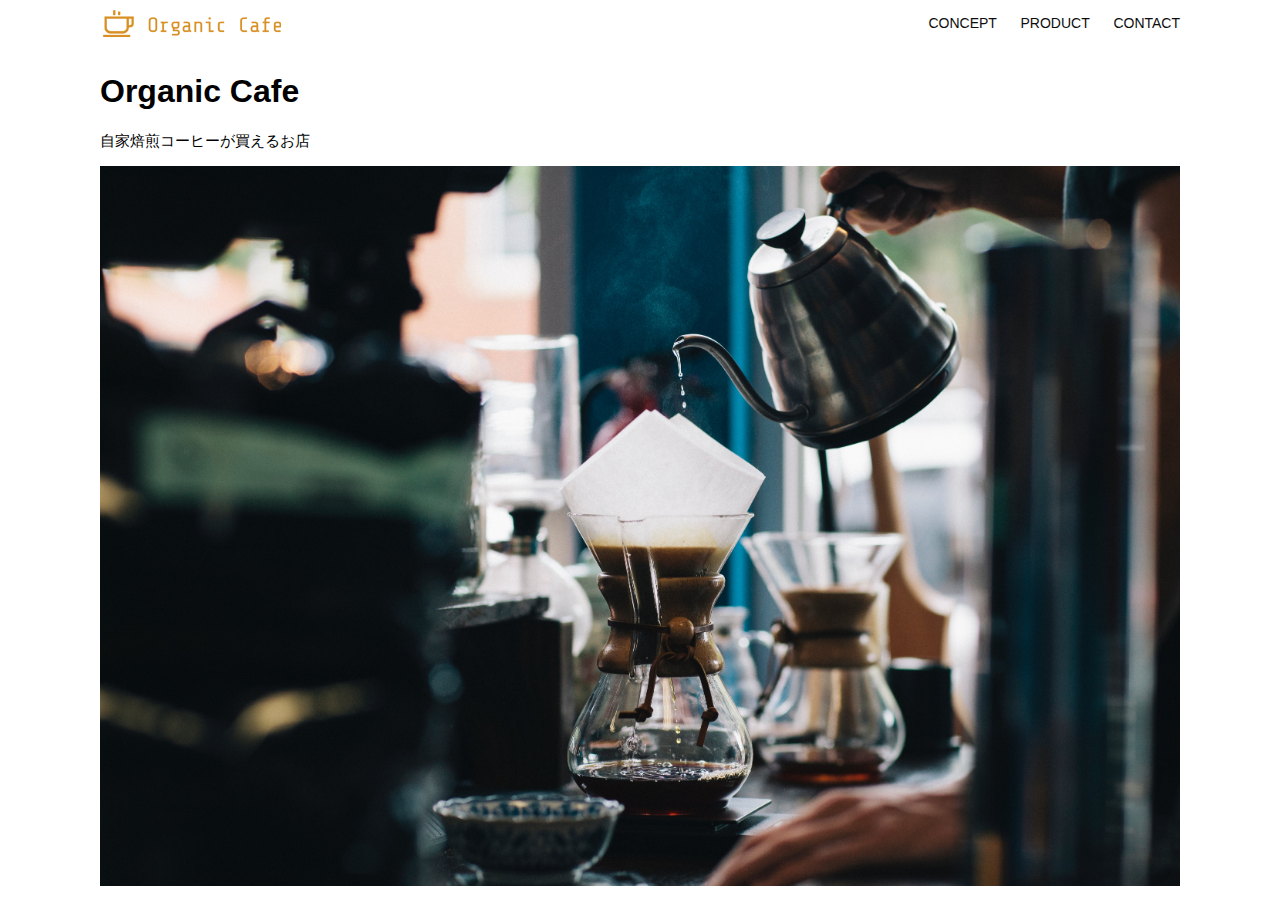
<file: kadai_013/index.html>
<!DOCTYPE html>
<html>
  <head>
    <title>Organic Cafe</title>
    <meta charset="UTF-8" />
    <meta name="description" content="自家焙煎のコーヒーがお家で楽しめるOrganic Cafe"/>
    <meta name="viewport" content="width=device-width, initial-scale=1.0" />
    <link rel="stylesheet" href="style.css" />
  </head>
  <body>
    <!-- ヘッダー -->
    <header>
      <!-- ロゴ -->
      <a href="index.html" id="logo"><img src="images/logo.png" alt="トップページに戻る"/></a>

      <!-- PC用ナビゲーション -->
      <nav id="nav-pc">
        <a href="index.html#concept">CONCEPT</a>
        <a href="index.html#product">PRODUCT</a>
        <a href="index.html#contact">CONTACT</a>
      </nav>

      <img id="menu-sp" src="images/button-menu.png" alt="ナビゲーションを開く" onclick="document.getElementById('nav-sp').style.display='block'">
      
      <nav id="nav-sp">
        <img id="close" src="images/button-close.png" alt="ナビゲーションを閉じる" onclick="document.getElementById('nav-sp').style.display='none'">
        <a id="logo-sp" href="index.html" onclick="document.getElementById('nav-sp').style.display='none'"><img src="images/logo-sp.png" alt="トップページに戻る"></a>
        <a class="menu" href="index.html#concept" onclick="document.getElementById"('nav-sp').style.display='none'">CONCEPT</a>
        <a class="menu" href="index.html#product" onclick="document.getElementById('nav-sp').style.display='none'">PRODUCT</a>
        <a class="menu" href="index.html#contact" onclick="document.getElementById('nav-sp').style.display='none'">CONTACT</a>
      </nav>
      
    </header>

    <main>
      <article>
        <!-- メインビジュアル -->
        <section id="main-visual">
          <div id="main-message">
            <h1>Organic Cafe</h1>
            <p>自家焙煎コーヒーが買えるお店</p>
          </div>
          <img src="images/main-image.jpg" alt="コーヒーをハンドドリップで淹れる画像">
        </section>
      </article>
    </main>
  </body>
</html>
</file>
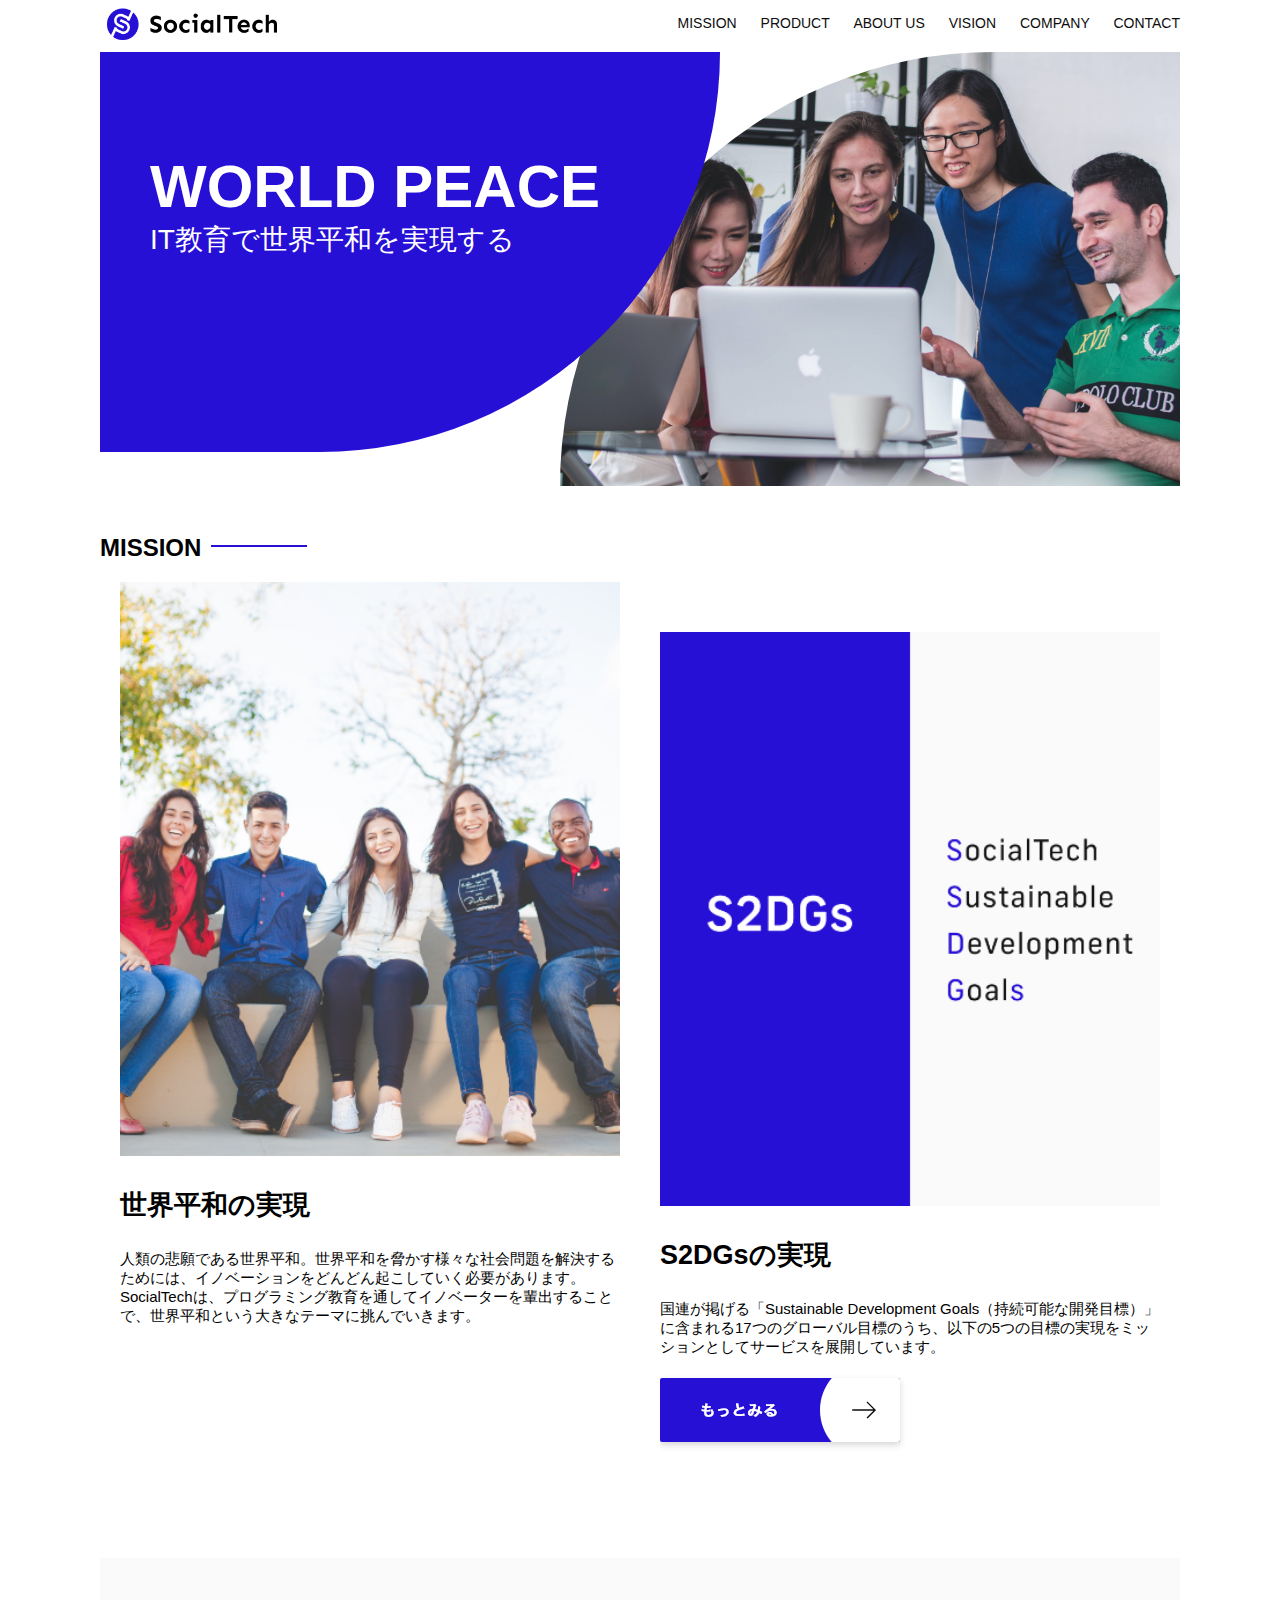
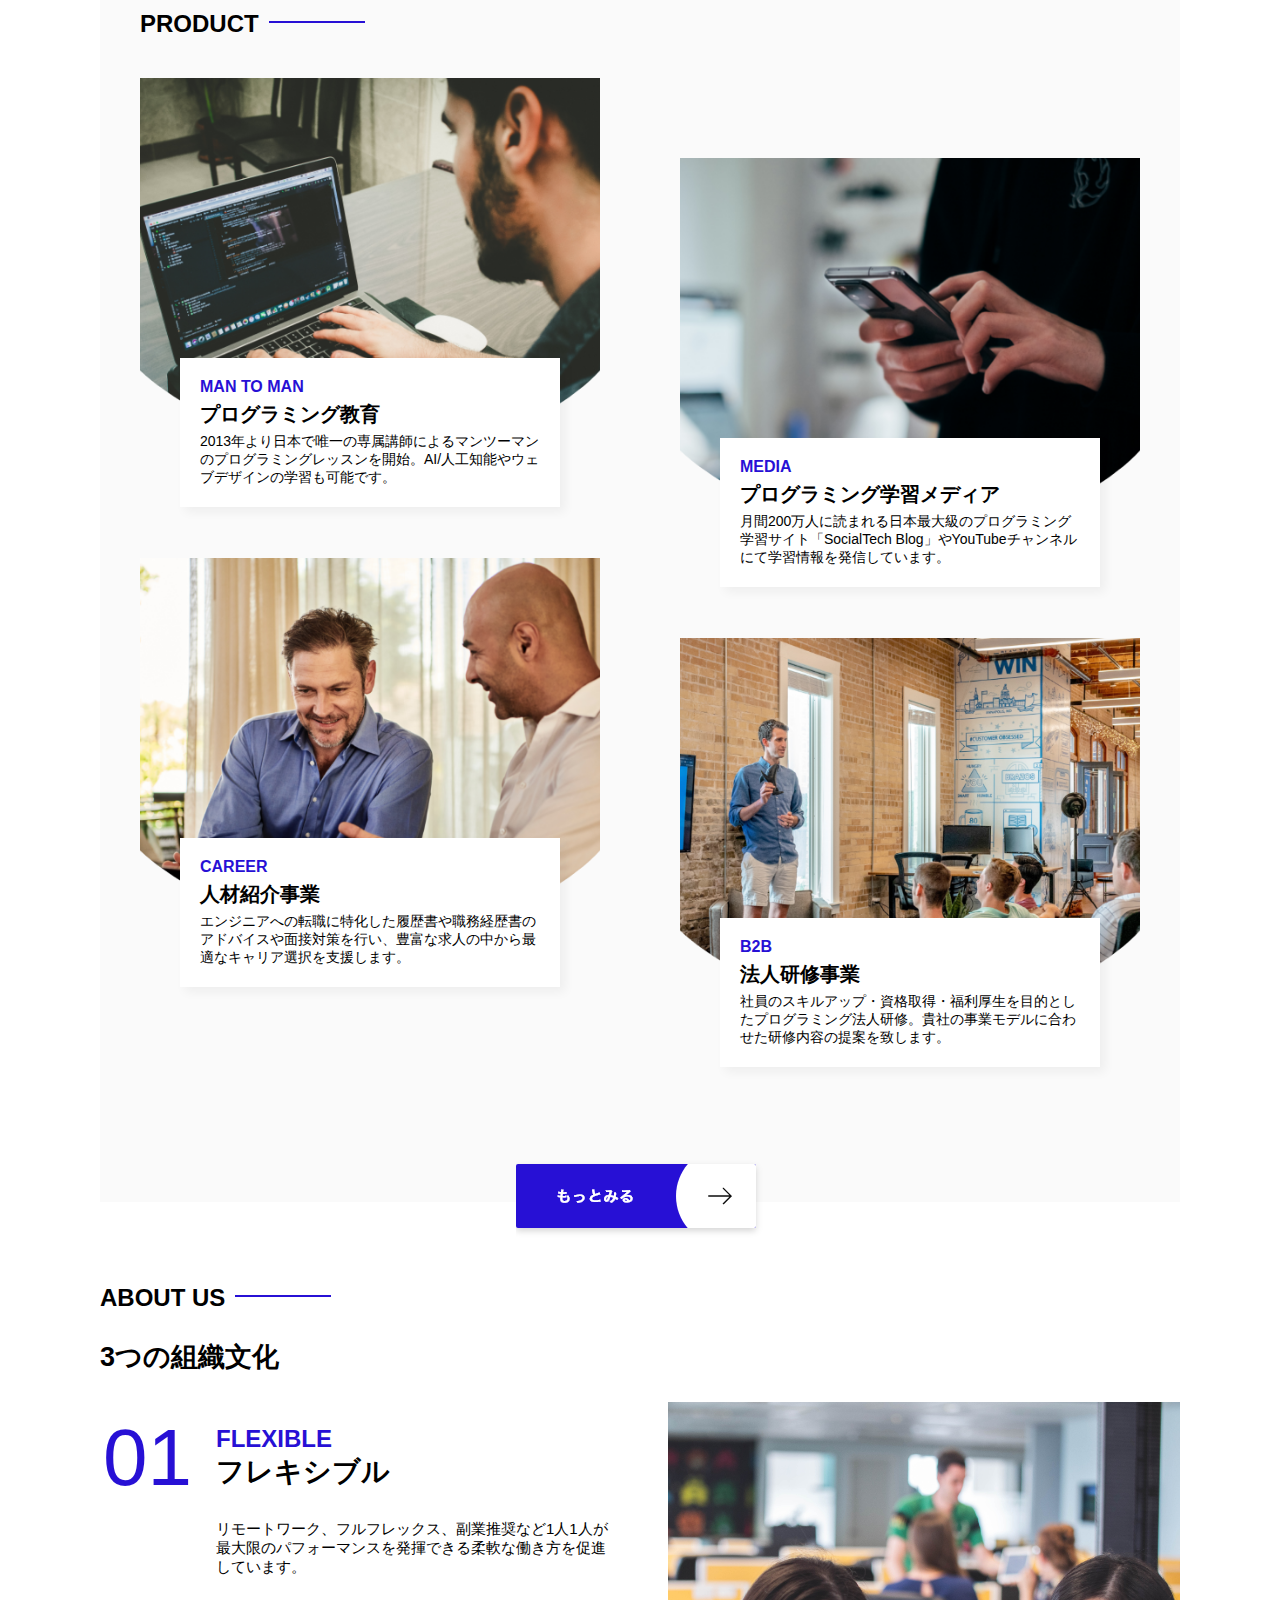
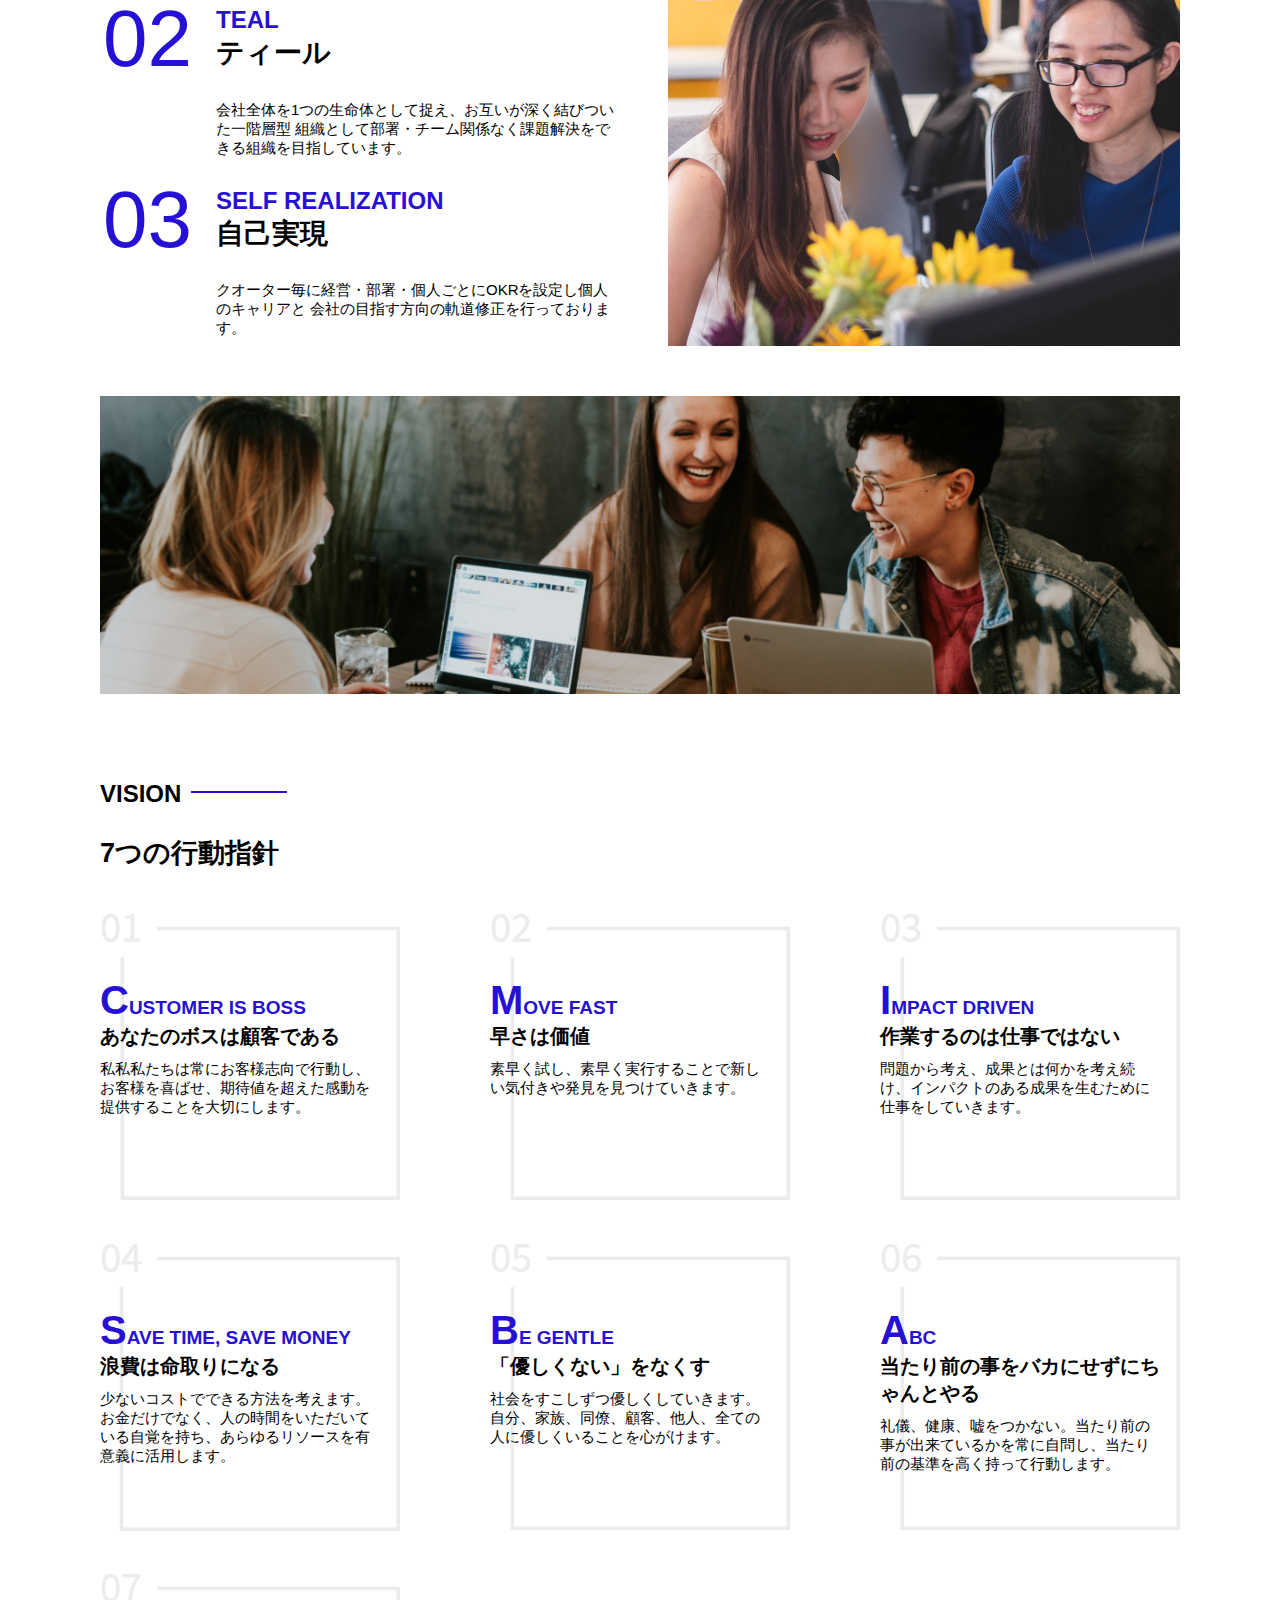
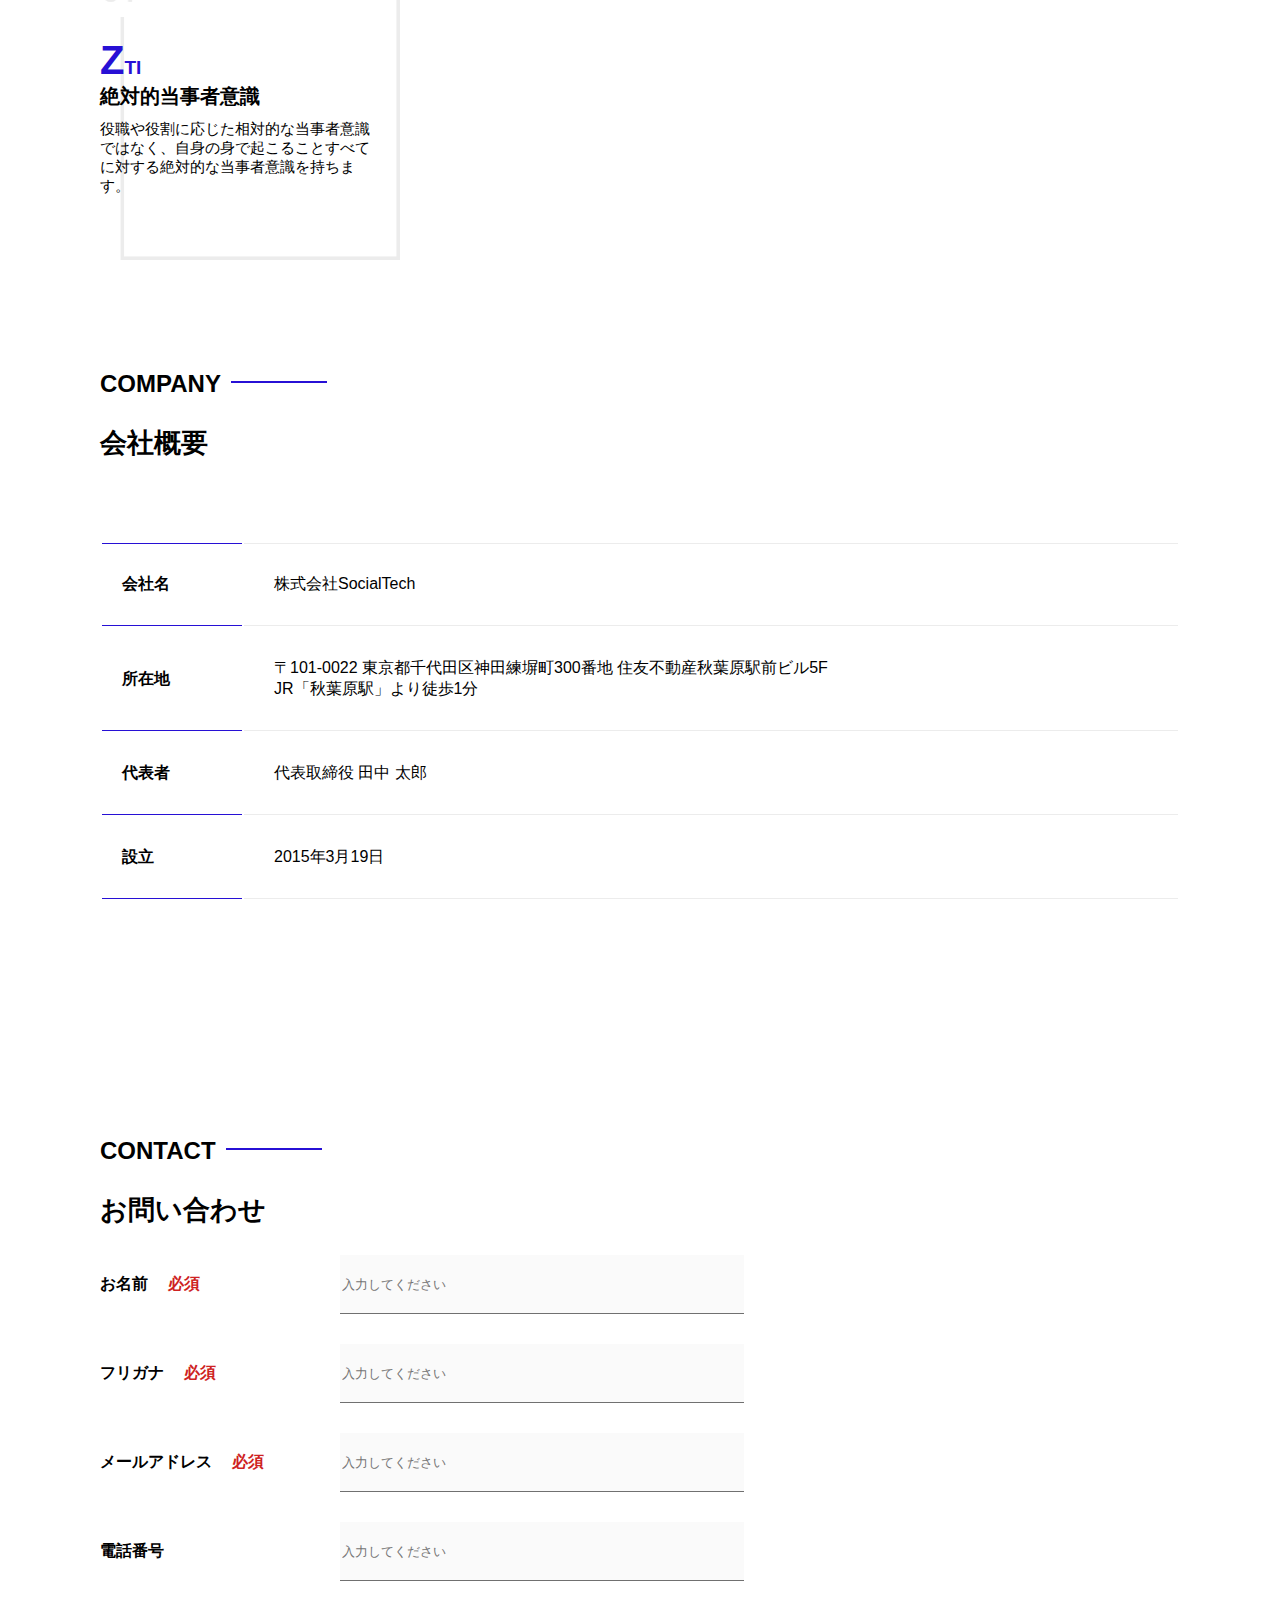
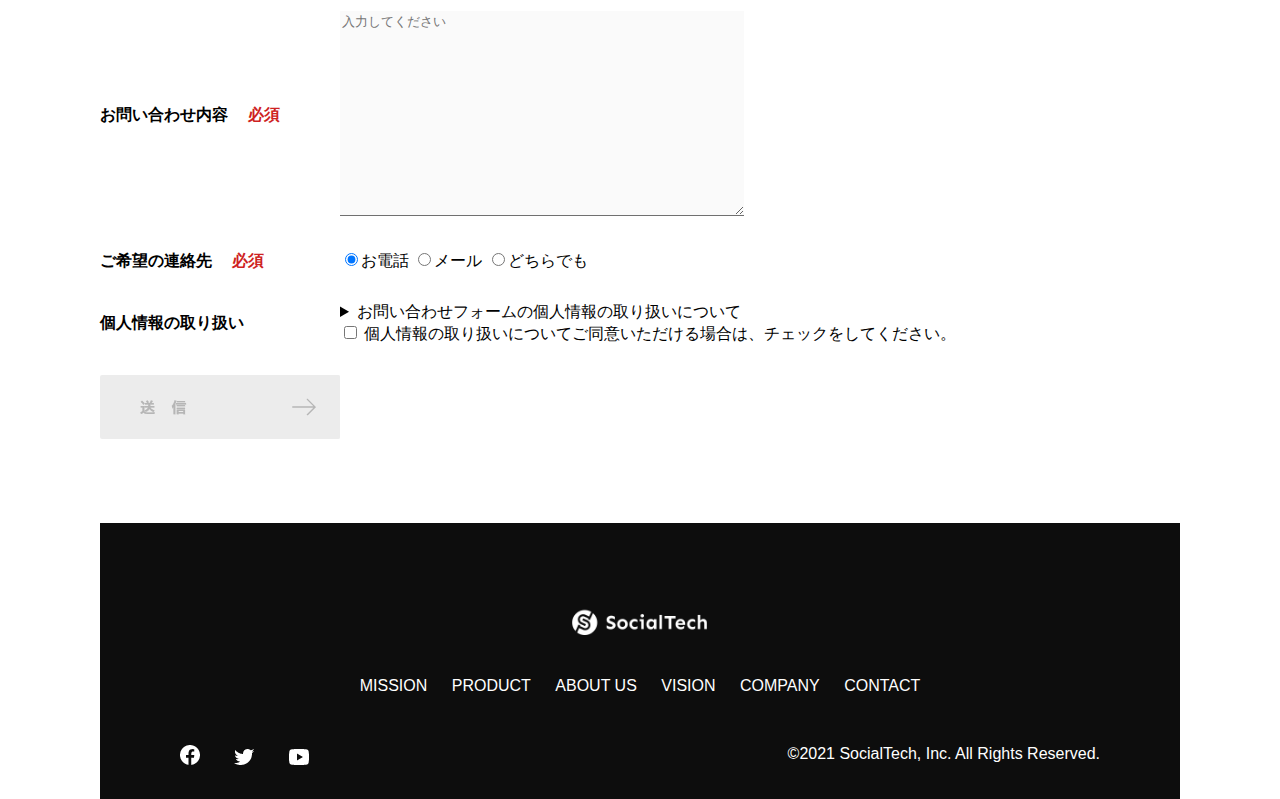
<file: kadai_tutorial_output/index.html>
<!DOCTYPE html>
<html>
  <head>
    <title>Social Tech</title>
    <meta charset="utf-8">
    <meta name="description" contents="SocialTechはEdTech業界のリーディングカンパニーを目指します。">
    <meta name="viewport" contents="width=device-width, initial-scale=1.0">
    <link rel="stylesheet" href="style.css">
  </head>

  <body>

    <!-- ヘッダー -->
    <header>

      <!-- ロゴ -->
      <a href="index.html" id="logo"><img src="images/logo.png" alt="トップページに戻る"></a>

      <!-- PC用ナビゲーション -->
       <nav id="nav-pc">
          <a href="mission.html">MISSION</a>
          <a href="product.html">PRODUCT</a>
          <a href="index.html#aboutus">ABOUT US</a>
          <a href="index.html#vision">VISION</a>
          <a href="index.html#company">COMPANY</a>
          <a href="index.html#contact">CONTACT</a>
       </nav>

       <!-- スマホ用メニューボタン -->
      <img id="menu-sp" src="images/button-menu.png" alt="ナビゲーションを開く" onclick="document.getElementById('nav-sp').style.display = 'block'">
       
      <!-- スマホ用ナビゲーション -->
      <nav id="nav-sp">
        <img id="close" src="images/button-close.png" alt="ナビゲーションを閉じる" onclick="document.getElementById('nav-sp').style.display = 'none'">
        <a id="logo-sp" href="index.html" onclick="document.getElementById('nav-sp').style.display = 'none'"><img
            src="images/logo-sp.png" alt="トップページに戻る"></a>
        <a class="menu" href="mission.html" onclick="document.getElementById('nav-sp').style.display = 'none'">MISSION</a>
        <a class="menu" href="product.html" onclick="document.getElementById('nav-sp').style.display = 'none'">PRODUCT</a>
        <a class="menu" href="index.html#aboutus" onclick="document.getElementById('nav-sp').style.display = 'none'">ABOUT
          US</a>
        <a class="menu" href="index.html#vision"
          onclick="document.getElementById('nav-sp').style.display = 'none'">VISION</a>
        <a class="menu" href="index.html#company"
         onclick="document.getElementById('nav-sp').style.display = 'none'">COMPANY</a>
        <a class="menu" href="index.html#contact"
          onclick="document.getElementById('nav-sp').style.display = 'none'">CONTACT</a>
        <div id="sns">
          <a href="https://www.facebook.com/sejuku2013"><img src="images/button-facebook.png" alt="Facebookのリンク"></a>
          <a href="https://twitter.com/samuraijuku"><img src="images/button-twitter.png" alt="Twitterのリンク"></a>
          <a href="https://www.youtube.com/channel/UCCFOQO5aDK0xXam4cUQXT8g"><img src="images/button-youtube.png" alt="YouTubeのリンク"></a>
        </div>
      </nav>
    </header>

    <main>
      <article>

         <!-- メインビジュアル -->

       <section id="main-visual">
          <div id="main-message">
            <h1>WORLD PEACE</h1>
            <p>IT教育で世界平和を実現する</p>
          </div>
          <img src="images/index/index-main.png" alt="PCの周りに集まる多国籍の仲間たち">
        </section>

        <!--ミッション-->

        <section id="mission">
          <h2 class="index-h2">MISSION</h2>

          <div id="mission-flex">
            <div>
              <img id="mission-photo" src="images/index/index-mission.png" alt="屋外のベンチで写真を撮影する多国籍の仲間たち">
              <h3>世界平和の実現</h3>
              <p>
                人類の悲願である世界平和。世界平和を脅かす様々な社会問題を解決するためには、イノベーションをどんどん起こしていく必要があります。SocialTechは、プログラミング教育を通してイノベーターを輩出することで、世界平和という大きなテーマに挑んでいきます。
              </p>
            </div>

            <div>
              <img id="s2dgs" src="images/index/s2dgs.png" alt="S2DGs">
             <h3>S2DGsの実現</h3>
             <p>国連が掲げる「Sustainable Development Goals（持続可能な開発目標）」に含まれる17つのグローバル目標のうち、以下の5つの目標の実現をミッションとしてサービスを展開しています。</p>
             <a href="mission.html">
               <img src="images/button-more.png" alt="もっとみる">
             </a>
            </div>
          </div>
        </section>

        <section id="product">
          <h2 class="index-h2">PRODUCT</h2>
          <div>
            <div id="product-left">
              <div>
                <img class="product-photo" src="images/index/index-mantoman.png" alt="PCでコードを書く男性">
                  <div class="product-explain">
                    <span>MAN TO MAN</span>
                    <h3>プログラミング教育</h3>
                    <p>2013年より日本で唯一の専属講師によるマンツーマンのプログラミングレッスンを開始。AI/人工知能やウェブデザインの学習も可能です。</p>
                  </div>
                </div>
              <div>
                <img class="product-photo" src="images/index/index-career.png" alt="笑顔で話し合う2人の男性">
                <div class="product-explain">
                  <span>CAREER</span>
                  <h3>人材紹介事業</h3>
                  <p>エンジニアへの転職に特化した履歴書や職務経歴書のアドバイスや面接対策を行い、豊富な求人の中から最適なキャリア選択を支援します。</p>
                </div>
              </div>
            </div>

            <div id="product-right">

              <div>
                <img class="product-photo" src="images/index/index-media.png" alt="スマートフォンを操作する人">
                <div class="product-explain">
                  <span>MEDIA</span>
                  <h3>プログラミング学習メディア</h3>
                  <p>月間200万人に読まれる日本最大級のプログラミング学習サイト「SocialTech Blog」やYouTubeチャンネルにて学習情報を発信しています。</p>
                </div>

              </div>

              <div>
                <img class="product-photo" src="images/index/index-b2b.png" alt="講演中の男性とそれを聴く人々">
                <div class="product-explain">
                  <span>B2B</span>
                  <h3>法人研修事業</h3>
                  <p>社員のスキルアップ・資格取得・福利厚生を目的としたプログラミング法人研修。貴社の事業モデルに合わせた研修内容の提案を致します。</p>
                </div>
              </div>
            </div>
          </div>

            <div>
              <a id="product-more" href="product.html">
                <img src="images/button-more.png" alt="もっとみる">
              </a>
            </div>

        </section>
        <!---ABOUT US-->

        <section id="aboutus">
          <h2 class="index-h2">ABOUT US</h2>
          <h3>3つの組織文化</h3>
          <div>
            <table class="culture-table">
              <tr>
                <td>
                  <span class="culture-num">01</span>
                </td>
                <td>
                  <span class="culture-en">FLEXIBLE</span>
                  <span class="culture-jp">フレキシブル</span>
                </td>
              </tr>
              <tr>
                <td>
                  <!--空のセル-->
                </td>
                <td>
                  <p class="culture-description">
                    リモートワーク、フルフレックス、副業推奨など1人1人が最大限のパフォーマンスを発揮できる柔軟な働き方を促進しています。
                  </p>
                </td>
              </tr>
              <tr>
                <td>
                  <span class="culture-num">02</span>
                </td>
                <td>
                  <span class="culture-en">TEAL</span>
                  <span class="culture-jp">ティール</span>
                </td>
              </tr>
              <tr>
                <td>
                  <!--空のセル-->
                </td>
                <td>
                  <p class="culture-description">
                    会社全体を1つの生命体として捉え、お互いが深く結びついた一階層型
                    組織として部署・チーム関係なく課題解決をできる組織を目指しています。
                  </p>
                </td>
              </tr>
              <tr>
                <td>
                  <span class="culture-num">03</span>
                </td>
                <td>
                  <span class="culture-en">SELF REALIZATION</span>
                  <span class="culture-jp">自己実現</span>
                </td>
              </tr>
              <tr>
                <td>
                  <!--空のセル-->
                </td>
                <td>
                  <p class="culture-description">
                    クオーター毎に経営・部署・個人ごとにOKRを設定し個人のキャリアと
                    会社の目指す方向の軌道修正を行っております。
                  </p>
                </td>
              </tr>
            </table>
            <img class="culture-img" src="images/index/index-aboutus1.png" alt="笑顔で話し合う2人の女性">
          </div>
           <img class="culture-img2" src="images/index/index-aboutus2.png" alt="笑顔で話し合う3人の男女">
        
        </section>

        <!-- VISION -->
         <section id="vision">
          <h2 class="index-h2">VISION</h2>
          <h3>7つの行動指針</h3>
          <div>
            <div class="vision-box">
              <img src="images/index/vision-01.png" alt="01">
              <span>
                <h4>CUSTOMER IS BOSS</h4>
                <h5>あなたのボスは顧客である</h5>
                <p>私私私たちは常にお客様志向で行動し、お客様を喜ばせ、期待値を超えた感動を提供することを大切にします。</p>
              </span>
            </div>
            <div class="vision-box">
              <img src="images/index/vision-02.png" alt="02">
              <span>
                <h4>MOVE FAST</h4>
                <h5>早さは価値</h5>
                <p>素早く試し、素早く実行することで新しい気付きや発見を見つけていきます。</p>
              </span>
            </div>
            <div class="vision-box">
              <img src="images/index/vision-03.png" alt="03">
              <span>
                <h4>IMPACT DRIVEN</h4>
                <h5>作業するのは仕事ではない</h5>
                <p>問題から考え、成果とは何かを考え続け、インパクトのある成果を生むために仕事をしていきます。</p>
              </span>
            </div>
            <div class="vision-box">
              <img src="images/index/vision-04.png" alt="04">
              <span>
                <h4>SAVE TIME, SAVE MONEY</h4>
                <h5>浪費は命取りになる</h5>
                <p>少ないコストでできる方法を考えます。お金だけでなく、人の時間をいただいている自覚を持ち、あらゆるリソースを有意義に活用します。</p>
              </span>
            </div>
            <div class="vision-box">
              <img src="images/index/vision-05.png" alt="05">
              <span>
                <h4>BE GENTLE</h4>
                <h5>「優しくない」をなくす</h5>
                <p>社会をすこしずつ優しくしていきます。自分、家族、同僚、顧客、他人、全ての人に優しくいることを心がけます。</p>
              </span>
            </div>
            <div class="vision-box">
              <img src="images/index/vision-06.png" alt="06">
              <span>
                <h4>ABC</h4>
                <h5>当たり前の事をバカにせずにちゃんとやる</h5>
                <p>礼儀、健康、嘘をつかない。当たり前の事が出来ているかを常に自問し、当たり前の基準を高く持って行動します。</p>
              </span>
            </div>
            <div class="vision-box">
              <img src="images/index/vision-07.png" alt="07">
              <span>
                <h4>ZTI</h4>
                <h5>絶対的当事者意識</h5>
                <p>役職や役割に応じた相対的な当事者意識ではなく、自身の身で起こることすべてに対する絶対的な当事者意識を持ちます。</p>
              </span>
            </div>
          </div>
         </section>
          
        <!-- COMPANY -->
         
        <section id="company">
          <h2 class="index-h2">COMPANY</h2>
          <h3>会社概要</h3>
        </section>
        <table id="company-table">
          <tr>
            <th class="tableheader-first">会社名</th>
            <td class="cell-first">株式会社SocialTech</td>
          </tr>
          <tr>
            <th class="tableheader">所在地</th>
            <td class="cell">〒101-0022 東京都千代田区神田練塀町300番地 住友不動産秋葉原駅前ビル5F<br>JR「秋葉原駅」より徒歩1分</td>
          </tr>
          <tr>
            <th class="tableheader">代表者</th>
            <td class="cell">代表取締役 田中 太郎</td>
          </tr>
          <tr>
            <th class="tableheader">設立</th>
            <td class="cell">2015年3月19日</td>
          </tr>
        </table>

        <iframe
           src="https://www.google.com/maps/embed?pb=!1m18!1m12!1m3!1d3240.0688551336807!2d139.7720776771055!3d35.69992317258124!2m3!1f0!2f0!3f0!3m2!1i1024!2i768!4f13.1!3m3!1m2!1s0x60188fee13660e23%3A0x77137876edf742ac!2z5L2P5Y-L5LiN5YuV55Sj56eL6JGJ5Y6f6aeF5YmN44OT44Or!5e0!3m2!1sja!2sjp!4v1704858013291!5m2!1sja!2sjp"
           style="border:0;" allowfullscreen="" loading="lazy">
        </iframe>

        <!-- お問い合わせフォーム -->
       <section id="contact">
        <h2 class="index-h2">CONTACT</h2>
        <h3>お問い合わせ</h3>
        <form>
          <div>
            <div class="contact-heading">
              <label class="contact-label">お名前<span class="contact-span">必須</span></label>
            </div>
            <div>
              <input type="text" name="name" placeholder="入力してください" class="contact-textbox">
            </div>
          </div>
          <div>
            <div class="contact-heading">
              <label class="contact-label">フリガナ<span class="contact-span">必須</span></label>
            </div>
            <div>
              <input type="text" name="hurigana" placeholder="入力してください" class="contact-textbox">
            </div>
          </div>
          <div>
            <div class="contact-heading">
              <label class="contact-label">メールアドレス<span class="contact-span">必須</span></label>
            </div>
            <div>
              <input type="text" name="email" placeholder="入力してください" class="contact-textbox">
            </div>
          </div>
          <div>
            <div class="contact-heading">
              <label class="contact-label">電話番号</label>
            </div>
            <div>
              <input type="text" name="tel" placeholder="入力してください" class="contact-textbox">
            </div>
          </div>
          <div>
            <div class="contact-heading">
              <label class="contact-label">お問い合わせ内容<span class="contact-span">必須</span></label>
            </div>
            <div>
              <textarea class="contact-textarea" placeholder="入力してください" name="message"></textarea>
            </div>
          </div>
          <div>
            <div class="contact-heading">
              <label class="contact-label">ご希望の連絡先<span class="contact-span">必須</span></label>
            </div>
            <div>
              <input class="radiobutton" type="radio" value="tel" name="contact" checked><label>お電話</label>
              <input class="radiobutton" type="radio" value="mail" name="contact"><label>メール</label>
              <input class="radiobutton" type="radio" value="both" name="contact"><label>どちらでも</label>
            </div>
          </div>
          <div>
            <div class="contact-heading">
              <label class="contact-label">個人情報の取り扱い</label>
            </div>
            <div>
              <details>
                <summary>お問い合わせフォームの個人情報の取り扱いについて</summary>
                <div>
                  <span>１．組織の名称又は氏名</span><br>
                  株式会社SocialTech<br><br>
                  <span>２．個人情報保護管理者（若しくはその代理人）の氏名又は職名、所属及び連絡先
                    鈴木 一郎 コーポレート部</span><br>
                  メールアドレス：samurai@example.com<br>
                  TEL：03-1234-5678<br>
                  <span>３．個人情報の利用目的</span><br>
                  ・本サービス及び本サービスに関連する情報の提供又はそれらに関する連絡のため<br>
                  ・ユーザーの本人確認のため<br>
                  ・当社サービスのご案内のため<br>
                  ・当社の商品等の広告または宣伝（電子メールによるものを含むものとします。）<br><br>
                  <span>４．個人情報の取り扱い業務の委託</span><br>
                  個人情報の取扱業務の全部または一部を外部に業務委託する場合があります。<br>
                  その際、弊社は、個人情報を適切に保護できる管理体制を敷き実行していることを条件として<br>
                  委託先を厳選したうえで、機密保持契約を委託先と締結し、お客様の個人情報を厳密に管理させます。<br><br>
                  <span>５．個人情報の開示等の請求</span><br>
                  お客様は、弊社に対してご自身の個人情報の開示等（利用目的の通知、開示、内容の訂正・追加・削除、利用の停止または消去、第三者への提供の停止）に関して、当社問合わせ窓口に申し出ることができます。<br>
                  その際、弊社はお客様ご本人を確認させていただいたうえで、合理的な期間内に対応いたします。<br><br>
                  なお、個人情報に関する弊社問合わせ先は、次の通りです。<br><br>
                  株式会社SocialTech　個人情報問合せ窓口<br>
                  〒101-0022 東京都千代田区神田練塀町300番地 住友不動産秋葉原駅前ビル5F<br>
                  メールアドレス：samurai@example.com　TEL：03-1234-5678<br><br>
                  <span>６．個人情報を提供されることの任意性について</span><br><br>
                  お客様がご自身の個人情報を弊社に提供されるか否かは、お客様のご判断によりますが、もしご提供されない場合には、適切なサービスが提供できない場合がありますので予めご了承ください。
                </div>
              </details>
              <input type="checkbox" name="agree">
              <span>個人情報の取り扱いについてご同意いただける場合は、チェックをしてください。</span>
            </div>
          </div>
          <input type="image" src="images/button-submit.png" alt="送信する">
        </form>
      </section>

      </article>
      <footer>
        <div id="footer-logo">
          <img src="images/logo-sp.png" alt="SocialTech">
        </div>
        <div id="footer-link">
          <a href="mission.html">MISSION</a>
          <a href="product.html">PRODUCT</a>
          <a href="index.html#aboutus">ABOUT US</a>
          <a href="index.html#vision">VISION</a>
          <a href="index.html#company">COMPANY</a>
          <a href="index.html#contact">CONTACT</a>
        </div>

        <div id="sns-footer">
          <a href="https://www.facebook.com/sejuku2013"><img src="images/button-facebook.png" alt="Facebookのリンク"></a>
          <a href="https://twitter.com/samuraijuku"><img src="images/button-twitter.png" alt="Twitterのリンク"></a>
          <a href="https://www.youtube.com/channel/UCCFOQO5aDK0xXam4cUQXT8g"><img src="images/button-youtube.png" alt="YouTubeのリンク"></a>
          <span id="copyright">&copy;2021 SocialTech, Inc. All Rights Reserved. </span>
        </div>
      </footer>

      


    </main>

  </body>

</html>
</file>
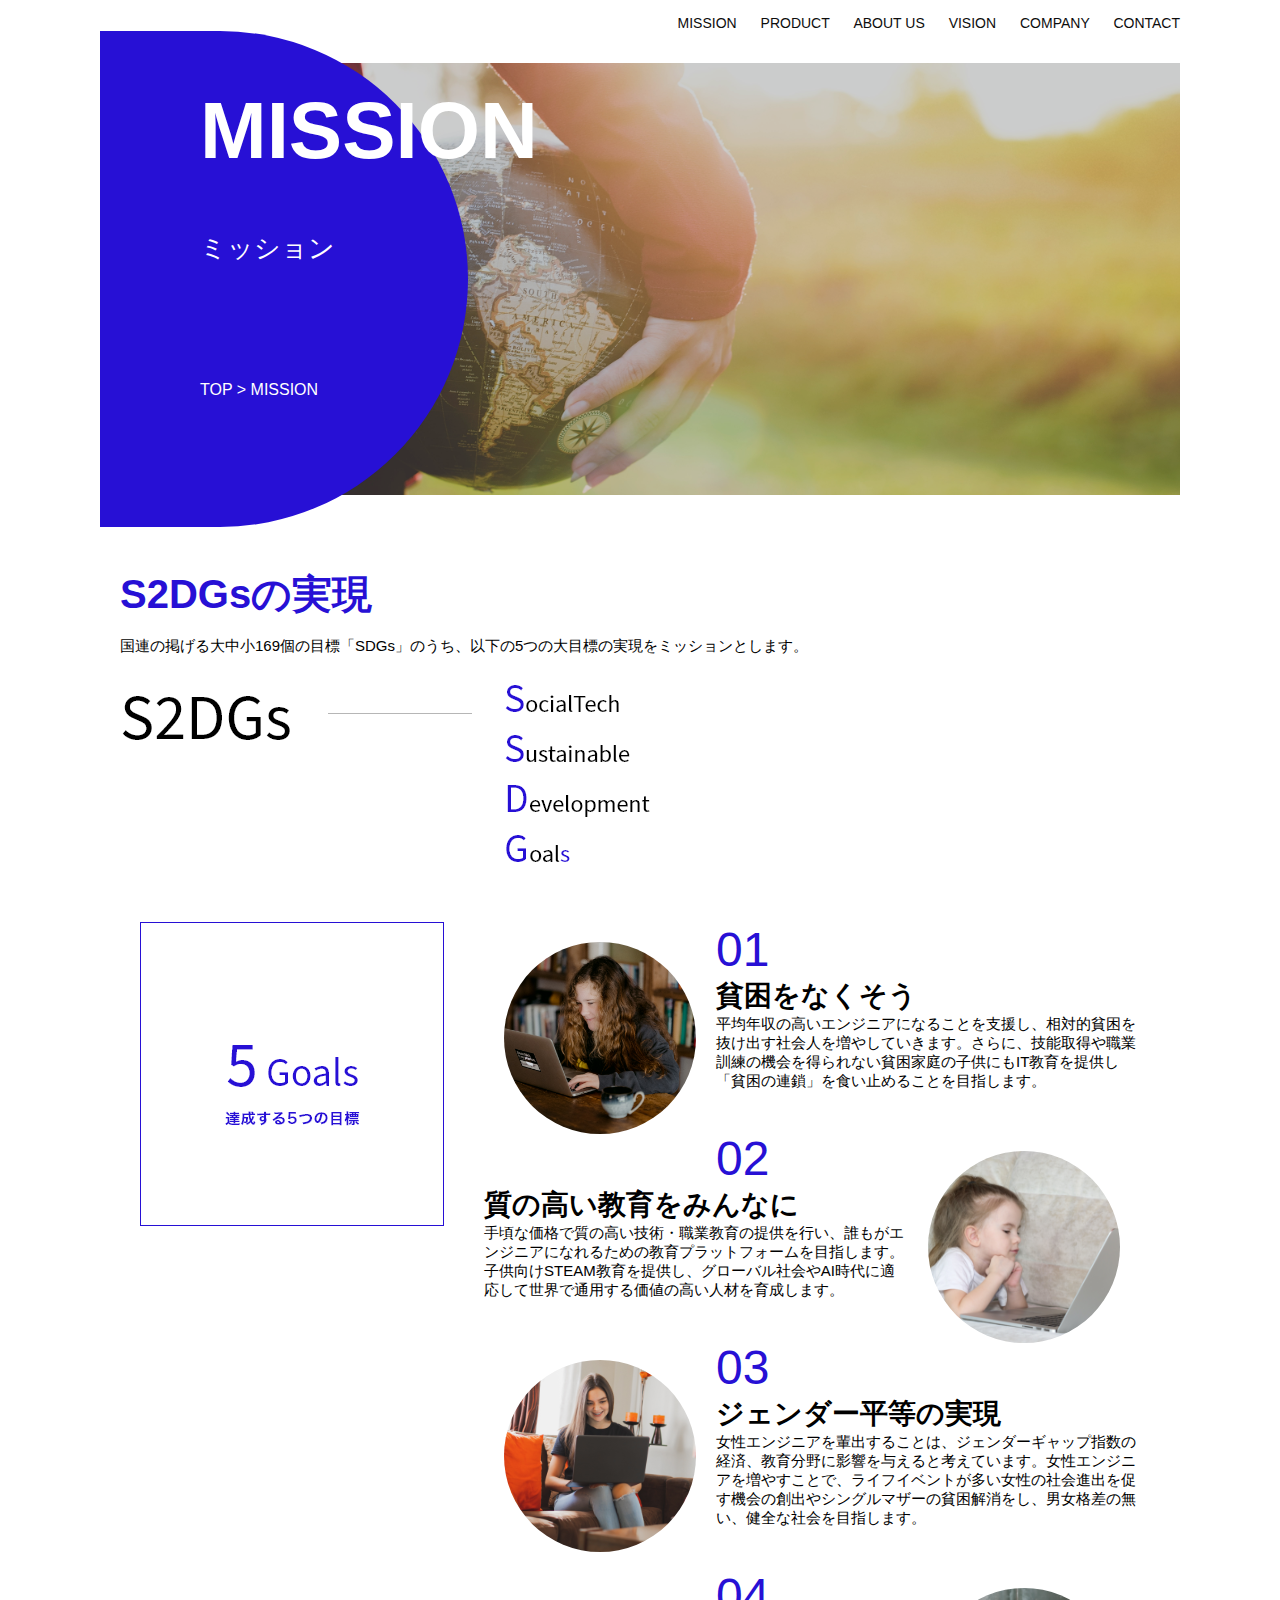
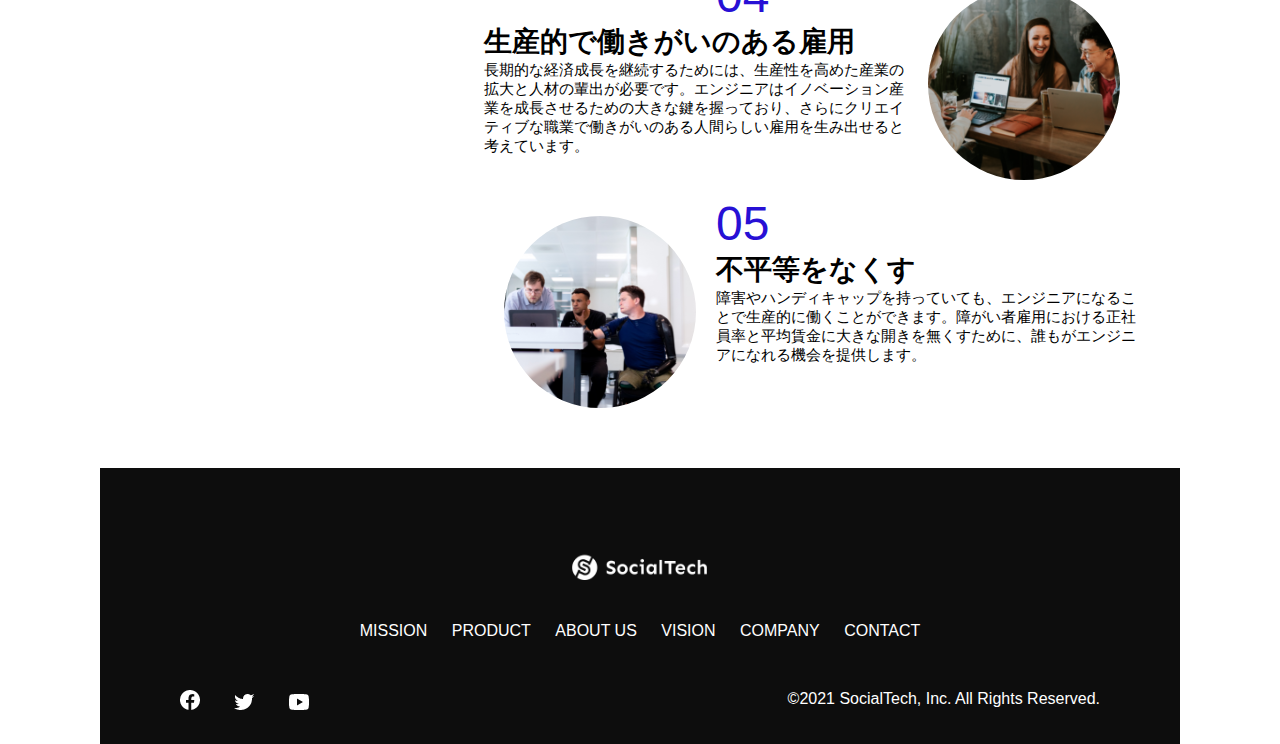
<file: kadai_tutorial_output/mission.html>
<!DOCTYPE html>
<html>
  <head>

    <title>SocialTech - MISSION ミッション -</title>
    <meta charset="UTF-8">
    <meta name="description" content="SocialTechが目指す5つの目標(S2DGs)を紹介します">
    <meta name="viewport" content="width=device-width,initial-scale=1.0">
    <link rel="stylesheet" href="style.css">

  </head>

  <body>
    <!--ヘッダー-->
    <header>
      <!--ロゴ-->
      <a href="index.html" id="logo"><imag src="images/logo.png" alt="トップページに戻る"></a>
      
      <!--PC用ナビゲーション-->
      <nav id="nav-pc">
        <a href="mission.html">MISSION</a>
        <a href="product.html">PRODUCT</a>
        <a href="index.html#aboutus">ABOUT US</a>
        <a href="index.html#vision">VISION</a>
        <a href="index.html#company">COMPANY</a>
        <a href="index.html#contact">CONTACT</a>
      </nav>

      <!-- スマホ用メニューボタン -->
      <img id="menu-sp" src="images/button-menu.png" alt="ナビゲーションを開く" onclick="document.getElementById('nav-sp').style.display='block'">
      
      <!-- スマホ用ナビゲーション -->
      <nav id="nav-sp">
        <img id="close" src="images/button-close.png" alt="ナビゲーションを閉じる" onclick="document.getElementById('nav-sp').style.display = 'none'">
        <a id="logo-sp" href="index.html" onclick="document.getElementById('nav-sp').style.display = 'none'"><img
            src="images/logo-sp.png" alt="トップページに戻る"></a>
        <a class="menu" href="mission.html" onclick="document.getElementById('nav-sp').style.display = 'none'">MISSION</a>
        <a class="menu" href="product.html" onclick="document.getElementById('nav-sp').style.display = 'none'">PRODUCT</a>
        <a class="menu" href="index.html#aboutus" onclick="document.getElementById('nav-sp').style.display = 'none'">ABOUT
          US</a>
        <a class="menu" href="index.html#vision"
          onclick="document.getElementById('nav-sp').style.display = 'none'">VISION</a>
        <a class="menu" href="index.html#company"
          onclick="document.getElementById('nav-sp').style.display = 'none'">COMPANY</a>
        <a class="menu" href="index.html#contact"
          onclick="document.getElementById('nav-sp').style.display = 'none'">CONTACT</a>
        <div id="sns">
          <a href="https://www.facebook.com/sejuku2013"><img src="images/button-facebook.png" alt="Facebookのリンク"></a>
          <a href="https://twitter.com/samuraijuku"><img src="images/button-twitter.png" alt="Twitterのリンク"></a>
          <a href="https://www.youtube.com/channel/UCCFOQO5aDK0xXam4cUQXT8g"><img src="images/button-youtube.png" alt="YouTubeのリンク"></a>
        </div>
      </nav>

    </header>

    <main>
      <article>
        <section id="mission-main">

          <div id="mission-title">
            <h1>MISSION</h1>
            <span>ミッション</span>
            <div>TOP > MISSION</div>
          </div>

        </section>

        <section id="mission-s2dgs">
          <h2 class="mission-h2">S2DGsの実現</h2>
          <p>国連の掲げる大中小169個の目標「SDGs」のうち、以下の5つの大目標の実現をミッションとします。</p>
          <img src="images/mission/mission-s2dgs.png" alt="S2DGs">
        </section>

        <section id="mission-5goals">
          <div>
            <img id="s2dgs-image" src="images/mission/mission-5goals.png" alt="5Goals">
          </div>

          <div>
            <div>
              <img class="fivegoals-image-left" src="images/mission/mission-5goals01.png" alt="PCを操作する女の子">
              <span class="fivegoals-number">01</span>
              <h3 class="fivegoals-h3">貧困をなくそう</h3>
              <p class="fivegoals-p">
                平均年収の高いエンジニアになることを支援し、相対的貧困を抜け出す社会人を増やしていきます。さらに、技能取得や職業訓練の機会を得られない貧困家庭の子供にもIT教育を提供し「貧困の連鎖」を食い止めることを目指します。
              </p>
            </div>
    
            <div>
              <img class="fivegoals-image-right" src="images/mission/mission-5goals02.png" alt="PCを見つめる小さい女の子">
              <span class="fivegoals-number">02</span>
              <h3 class="fivegoals-h3">質の高い教育をみんなに</h3>
              <p class="fivegoals-p">
                手頃な価格で質の高い技術・職業教育の提供を行い、誰もがエンジニアになれるための教育プラットフォームを目指します。子供向けSTEAM教育を提供し、グローバル社会やAI時代に適応して世界で通用する価値の高い人材を育成します。
              </p>
            </div>
    
            <div>
              <img class="fivegoals-image-left" src="images/mission/mission-5goals03.png" alt="PCを操作する女性">
              <span class="fivegoals-number">03</span>
              <h3 class="fivegoals-h3">ジェンダー平等の実現</h3>
              <p class="fivegoals-p">
                女性エンジニアを輩出することは、ジェンダーギャップ指数の経済、教育分野に影響を与えると考えています。女性エンジニアを増やすことで、ライフイベントが多い女性の社会進出を促す機会の創出やシングルマザーの貧困解消をし、男女格差の無い、健全な社会を目指します。
              </p>
            </div>
    
            <div>
              <img class="fivegoals-image-right" src="images/mission/mission-5goals04.png" alt="笑顔で話し合う3人の男女">
              <span class="fivegoals-number">04</span>
              <h3 class="fivegoals-h3">生産的で働きがいのある雇用</h3>
              <p class="fivegoals-p">
                長期的な経済成長を継続するためには、生産性を高めた産業の拡大と人材の輩出が必要です。エンジニアはイノベーション産業を成長させるための大きな鍵を握っており、さらにクリエイティブな職業で働きがいのある人間らしい雇用を生み出せると考えています。
              </p>
            </div>
    
            <div>
              <img class="fivegoals-image-left" src="images/mission/mission-5goals05.png" alt="障害を持つ男性が生き生きと働く様子">
              <span class="fivegoals-number">05</span>
              <h3 class="fivegoals-h3">不平等をなくす</h3>
              <p class="fivegoals-p">
                障害やハンディキャップを持っていても、エンジニアになることで生産的に働くことができます。障がい者雇用における正社員率と平均賃金に大きな開きを無くすために、誰もがエンジニアになれる機会を提供します。
              </p>
            </div>
          </div>

        </section>

      </article>

      <footer>
        <div id="footer-logo">
          <img src="images/logo-sp.png" alt="SocialTech">
        </div>
        <div id="footer-link">
          <a href="mission.html">MISSION</a>
          <a href="product.html">PRODUCT</a>
          <a href="index.html#aboutus">ABOUT US</a>
          <a href="index.html#vision">VISION</a>
          <a href="index.html#company">COMPANY</a>
          <a href="index.html#contact">CONTACT</a>
        </div>
        <div id="sns-footer">
          <a href="https://www.facebook.com/sejuku2013"><img src="images/button-facebook.png" alt="Facebookのリンク"></a>
          <a href="https://twitter.com/samuraijuku"><img src="images/button-twitter.png" alt="Twitterのリンク"></a>
          <a href="https://www.youtube.com/channel/UCCFOQO5aDK0xXam4cUQXT8g"><img src="images/button-youtube.png" alt="YouTubeのリンク"></a>
          <span id="copyright">&copy;2021 SocialTech, Inc. All Rights Reserved. </span>
        </div>
      </footer>
    </main>



  </body>

</html>
</file>
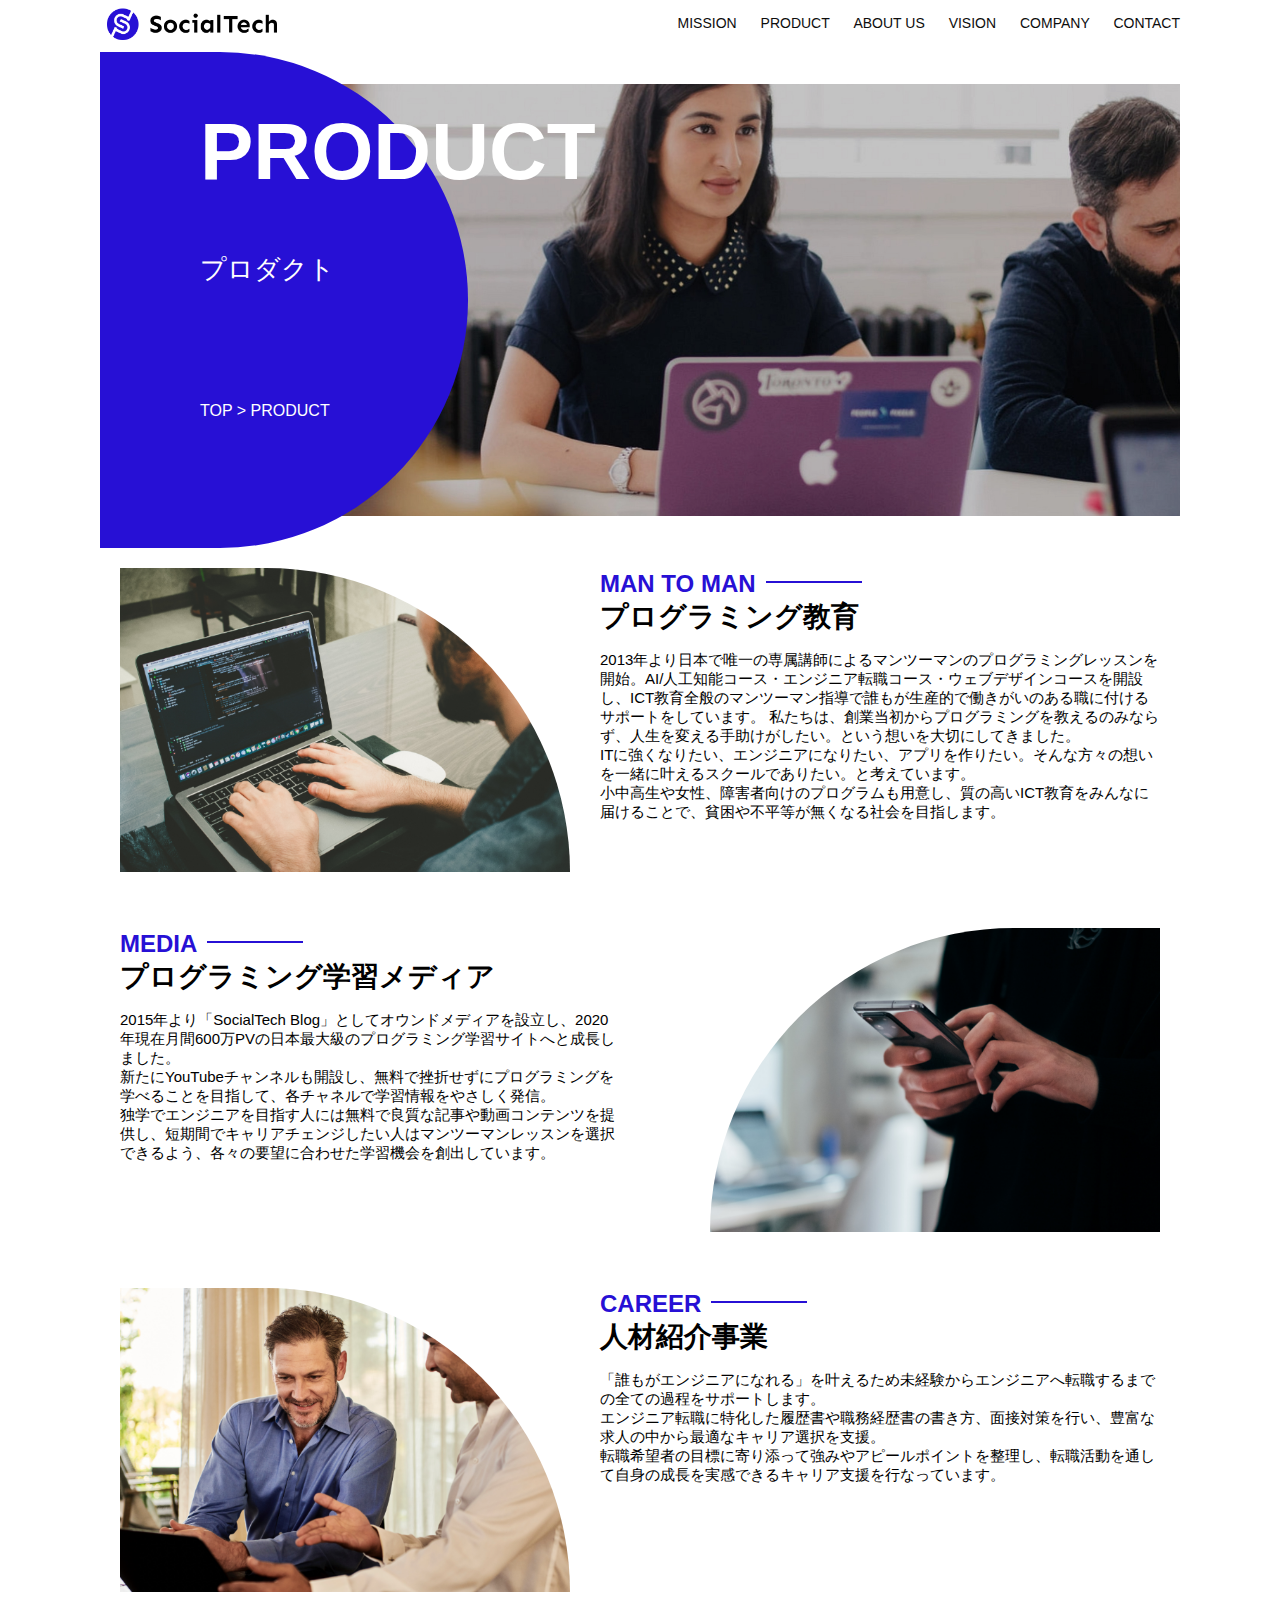
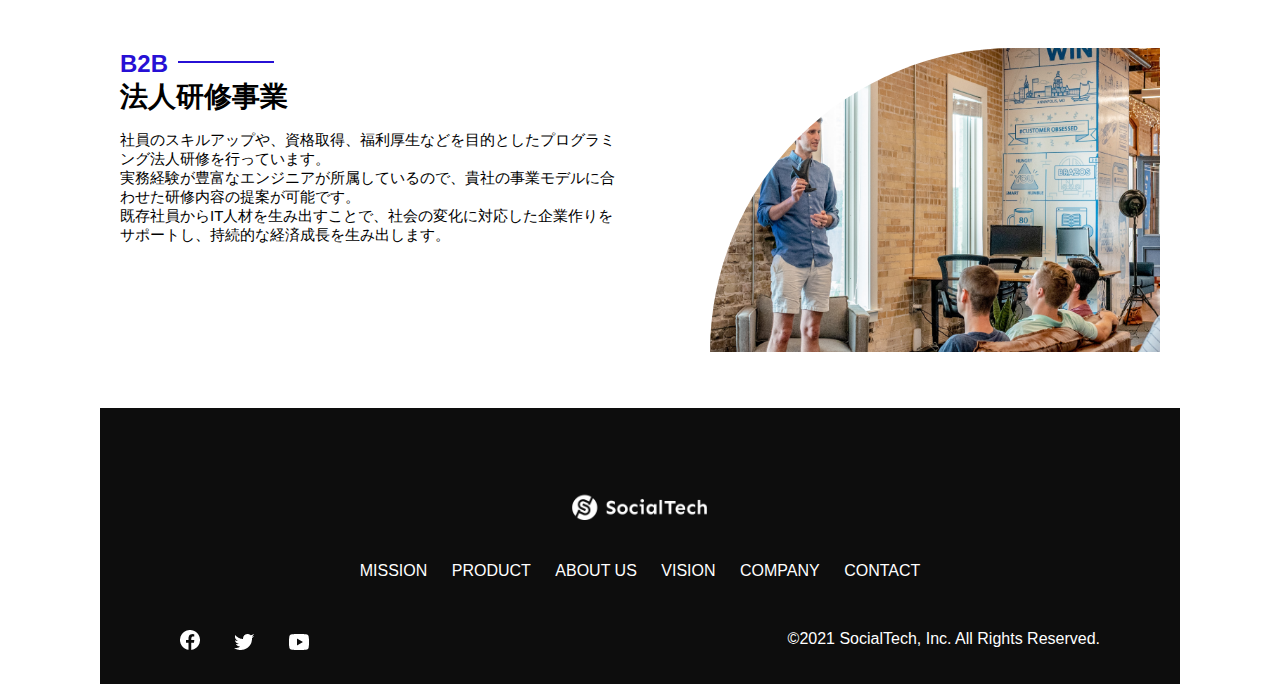
<file: kadai_tutorial_output/product.html>
<!DOCTYPE html>
 <html>
 <head>
   <title>SocialTech -PRODUCT プロダクト-</title>
   <meta charset="UTF-8">
   <meta name="description" content="SocialTechの4つのプロダクトを紹介します">
   <meta name="viewport" content="width=device-width, initial-scale=1.0">
   <link rel="stylesheet" href="style.css">
 </head>
 
 <body>
   <!-- ヘッダー -->
   <header>
     <!-- ロゴ -->
     <a href="index.html" id="logo"><img src="images/logo.png" alt="トップページに戻る"></a>
 
     <!-- PC用ナビゲーション -->
     <nav id="nav-pc">
       <a href="mission.html">MISSION</a>
       <a href="product.html">PRODUCT</a>
       <a href="index.html#aboutus">ABOUT US</a>
       <a href="index.html#vision">VISION</a>
       <a href="index.html#company">COMPANY</a>
       <a href="index.html#contact">CONTACT</a>
     </nav>
 
     <!-- スマホ用メニューボタン -->
     <img id="menu-sp" src="images/button-menu.png" alt="ナビゲーションを開く" onclick="document.getElementById('nav-sp').style.display = 'block'">
 
     <!-- スマホ用ナビゲーション -->
     <nav id="nav-sp">
       <img id="close" src="images/button-close.png" alt="ナビゲーションを閉じる" onclick="document.getElementById('nav-sp').style.display = 'none'">
       <a id="logo-sp" href="index.html" onclick="document.getElementById('nav-sp').style.display = 'none'"><img
           src="images/logo-sp.png" alt="トップページに戻る"></a>
       <a class="menu" href="mission.html" onclick="document.getElementById('nav-sp').style.display = 'none'">MISSION</a>
       <a class="menu" href="product.html" onclick="document.getElementById('nav-sp').style.display = 'none'">PRODUCT</a>
       <a class="menu" href="index.html#aboutus" onclick="document.getElementById('nav-sp').style.display = 'none'">ABOUT
         US</a>
       <a class="menu" href="index.html#vision"
         onclick="document.getElementById('nav-sp').style.display = 'none'">VISION</a>
       <a class="menu" href="index.html#company"
         onclick="document.getElementById('nav-sp').style.display = 'none'">COMPANY</a>
       <a class="menu" href="index.html#contact"
         onclick="document.getElementById('nav-sp').style.display = 'none'">CONTACT</a>
       <div id="sns">
         <a href="https://www.facebook.com/sejuku2013"><img src="images/button-facebook.png" alt="Facebookのリンク"></a>
         <a href="https://twitter.com/samuraijuku"><img src="images/button-twitter.png" alt="Twitterのリンク"></a>
         <a href="https://www.youtube.com/channel/UCCFOQO5aDK0xXam4cUQXT8g"><img src="images/button-youtube.png" alt="YouTubeのリンク"></a>
       </div>
     </nav>
   </header>
   <main>

     <article>
      <section id="product-main">
        <div id="product-title">
          <h1>PRODUCT</h1>
          <span>プロダクト</span>
          <div>TOP > PRODUCT</div>
        </div>
      </section>

      <section class="product-section1">
        <img src="images/product/product-mantoman.png" alt="PCでコードを書く男性">
        <div>
          <h2 class="product-h2">MAN TO MAN</h2>
          <h3 class="product-h3">プログラミング教育</h3>
          <p>
            2013年より日本で唯一の専属講師によるマンツーマンのプログラミングレッスンを開始。AI/人工知能コース・エンジニア転職コース・ウェブデザインコースを開設し、ICT教育全般のマンツーマン指導で誰もが生産的で働きがいのある職に付けるサポートをしています。
            私たちは、創業当初からプログラミングを教えるのみならず、人生を変える手助けがしたい。という想いを大切にしてきました。<br>ITに強くなりたい、エンジニアになりたい、アプリを作りたい。そんな方々の想いを一緒に叶えるスクールでありたい。と考えています。<br>小中高生や女性、障害者向けのプログラムも用意し、質の高いICT教育をみんなに届けることで、貧困や不平等が無くなる社会を目指します。
          </p>
        </div>
      </section>
      <section class="product-section2">
        <div>
          <h2 class="product-h2">MEDIA</h2>
          <h3 class="product-h3">プログラミング学習メディア</h3>
          <p>2015年より「SocialTech
            Blog」としてオウンドメディアを設立し、2020年現在月間600万PVの日本最大級のプログラミング学習サイトへと成長しました。<br>新たにYouTubeチャンネルも開設し、無料で挫折せずにプログラミングを学べることを目指して、各チャネルで学習情報をやさしく発信。<br>独学でエンジニアを目指す人には無料で良質な記事や動画コンテンツを提供し、短期間でキャリアチェンジしたい人はマンツーマンレッスンを選択できるよう、各々の要望に合わせた学習機会を創出しています。
          </p>
        </div>
        <img src="images/product/product-media.png" alt="スマートフォンを操作する人">
      </section>
      <section class="product-section1">
        <img src="images/product/product-career.png" alt="笑顔で話し合う2人の男性">
        <div>
          <h2 class="product-h2">CAREER</h2>
          <h3 class="product-h3">人材紹介事業</h3>
          <p>
            「誰もがエンジニアになれる」を叶えるため未経験からエンジニアへ転職するまでの全ての過程をサポートします。<br>エンジニア転職に特化した履歴書や職務経歴書の書き方、面接対策を行い、豊富な求人の中から最適なキャリア選択を支援。<br>転職希望者の目標に寄り添って強みやアピールポイントを整理し、転職活動を通して自身の成長を実感できるキャリア支援を行なっています。<br>
          </p>
        </div>
      </section>
      <section class="product-section2">
        <div>
          <h2 class="product-h2">B2B</h2>
          <h3 class="product-h3">法人研修事業</h3>
          <p>
            社員のスキルアップや、資格取得、福利厚生などを目的としたプログラミング法人研修を行っています。<br>実務経験が豊富なエンジニアが所属しているので、貴社の事業モデルに合わせた研修内容の提案が可能です。<br>既存社員からIT人材を生み出すことで、社会の変化に対応した企業作りをサポートし、持続的な経済成長を生み出します。
          </p>
        </div>
        <img src="images/product/product-b2b.png" alt="講演中の男性とそれを聴く人々">
      </section>

     </article>
     <footer>
       <div id="footer-logo">
         <img src="images/logo-sp.png" alt="SocialTech">
       </div>
       <div id="footer-link">
         <a href="mission.html">MISSION</a>
         <a href="product.html">PRODUCT</a>
        <a href="index.html#aboutus">ABOUT US</a>
         <a href="index.html#vision">VISION</a>
         <a href="index.html#company">COMPANY</a>
         <a href="index.html#contact">CONTACT</a>
       </div>
       <div id="sns-footer">
         <a href="https://www.facebook.com/sejuku2013"><img src="images/button-facebook.png" alt="Facebookのリンク"></a>
         <a href="https://twitter.com/samuraijuku"><img src="images/button-twitter.png" alt="Twitterのリンク"></a>
         <a href="https://www.youtube.com/channel/UCCFOQO5aDK0xXam4cUQXT8g"><img src="images/button-youtube.png" alt="YouTubeのリンク"></a>
         <span id="copyright">&copy;2021 SocialTech, Inc. All Rights Reserved. </span>
       </div>
     </footer>
   </main>
 </body>
 
 </html>
</file>
<file: kadai_013/style.css>
/* PC、スマホ共通スタイル */
body {
  font-family: "Source Sans Pro", "Hiragino Kaku Gothic ProN", Meiryo, Arial,
    sans-serif;
}

p {
  font-size: 15px;
}

#main-visual>img {
  width: 100%;
}

/*================
PC用のスタイル 
=================*/
@media screen and (min-width: 768px) {
  /* 横幅設定 */
  body {
    max-width: 1080px;
    min-width: 960px;
    margin: 0 auto 0 auto;
  }

  /* ヘッダー */
  header {
    display: flex;
    justify-content: space-between;
  }

  /* ナビゲーションのレイアウト */
  #nav-pc {
    font-size: 14px;
    padding-top: 15px;
  }

  /* ナビゲーションのリンクの装飾設定 */
  #nav-pc>a {
    text-decoration: none;
    margin-left: 20px;
  }

  #nav-pc>a:link {
    color: #0d0d0d;
  }

  #nav-pc>a:visited {
    color: #0d0d0d;
  }

  #nav-pc>a:hover {
    color: #0d0d0d;
    text-decoration: underline;
  }

  #nav-pc>a:active {
    color: #0d0d0d;
  }

  #menu-sp {
    display: none;
  }

  #nav-sp {
    display: none;
  }

}

@media screen and (max-width: 767px) {

  body {
    min-width: 375px;
    margin: 0;
  }

  #nav-pc {
    display: none;
  }

  #menu-sp {
    float: right;
    padding: 0;
  }

  #nav-sp {
    background-color: #ce933e;
    position: absolute;
    left: 0;
    top: 0;
    height: 100%;
    width: 100%;
    display: none;
    z-index: 100;
  }

  #close {
    position: absolute;
    top: 20px;
    right: 20px;
  }

  #logo-sp {
    margin: 80px 0px 30px 20px;
  }

  #nav-sp > a {
    display: block;
  }

  #nav-sp > a:link {
    color: #ffffff;
  }

  #nav-sp > a:visited {
    color: #ffffff;
  }

  #nav-sp > a:hover {
    color: #ffffff;
    text-decoration: underline;
  }

  #nav-sp > a:active {
    color: #ffffff;
  }

  #nav-sp > .menu {
    text-decoration: none;
    display: block;
    margin-right: 20px;
    margin-left: 20px;
    height: 44px;
    font-size: 16px;
    background-image: url("images/arrow.png");
    background-repeat: no-repeat;
    background-position: right top;
  }



}
</file>
<file: kadai_tutorial_output/style.css>
body {
  font-family: "Source Sans Pro", "Hiragino Kaku Gothic ProN", Meiryo, Arial, sans-serif;
}

p {
  font-size: 15px;
}

/*================
  PC用のスタイル 
=================*/
/* 横幅設定 */

@media screen and (min-width: 768px) {

  body {
    max-width: 1080px;
    min-width: 960px;
    margin: 0 auto 0 auto;
  }


  header {
    display: flex;
    justify-content: space-between;
  }

  #nav-pc {
    font-size: 14px;
    padding-top: 15px;
  }

  #nav-pc > a {
    text-decoration: none;
    margin-left: 20px;
  }

  #nav-pc > a:link {
    color: #0d0d0d;
  }

  #nav-pc > a:visited {
    color: #0d0d0d;
  }

  #nav-pc > a:hover {
    color: #0d0d0d;
    text-decoration: underline;
  }
  #nav-pc > a:active {
    color: #0d0d0d;
  }

  /*　スマホ用ナビを非表示　*/
  #nav-sp,
  #menu-sp {
    display: none;
  }

  #main-visual {
    position: relative;
    height: 400px;
  }

  #main-message {
    position: absolute;
    top: 0;
    left: 0;
    background-color: #2710d5;
    color: #ffffff;
    border-radius: 0 0 476px 0;
    max-width: 620px;
    height: 100%;
    width: 100%;
    z-index: 11;
  }

  #main-message > h1 {
    font-size: 60px;
    font-weight: bold;
    margin: 100px 0 0 50px;
  }

  #main-message > p { 
    font-size: 28px;
    margin: 0 0 0 50px;
  }

  #main-visual > img {
    max-width: 620px;
    border-radius: 476px 0 0 0;
    position: absolute;
    top: 0;
    right: 0;
    z-index: 10;
  }

  h2 {
    margin: 40px 0 0 0;
  }

  h2::after {
    content: url("images/line.png");
    margin-left: 10px;
  }

  h3 {
    font-size: 27px;
  }

  /* ミッション */
  #mission {
    margin: 80px auto 80px auto;
    width: 100%;
  }
    
  #mission-flex {
    width: 100%;
    display: flex;
  }

  #mission-flex > div {
    width: 50%;
    margin: 20px;
  }

  #mission-photo {
    width: 100%;
  }

  #s2dgs {
    margin-top: 50px;
    width: 100%;
  }

  /* プロダクト */
  #product {
    background-color: #fafafa;
    margin: 80px 0 80px 0;
    padding: 10px 40px 0px 40px;
  }

  /* 外枠 */
  #product > div {
    margin-top: 40px;
    display: flex;
  }

  /* 左のカラム */
  #product-left {
    width: 50%;
    margin-right: 20px;
  }

  /* 右のカラム */
  #product-right {
    width: 50%;
    margin-left: 20px;
    margin-top: 80px;
  }

  /* 画像＋説明の枠 */
  #product-left > div {
    position: relative;
    height: 480px;
    margin-right: 20px;
  }
  #product-right > div {
    position: relative;
    height: 480px;
    margin-left: 20px;
  }

  /* 画像 */
  .product-photo {
    width: 100%;
  }

  /* 説明文の枠 */
  .product-explain {
    background-color: #ffffff;
    position: absolute;
    left: 0;
    top: 280px;
    margin: 0 40px 0 40px;
    padding: 20px;
    box-shadow: 5px 5px 10px rgba(0, 0, 0, 0.05);
  }

  /* 説明文の英語 */
  .product-explain > span {
    color: #2710d5;
    font-weight: bold;
    font-size: 16px;
    margin: 0;
  }

  /* 説明文の見出し */
  .product-explain > h3 {
    font-size: 20px;
    margin: 5px 0 5px 0;
  }

  /* 説明文 */
  .product-explain > p {
    font-size: 14px;
    margin: 0;
  }

  /* 「もっとみる」ボタン */
  #product-more {
    margin: 0 auto -42px auto;
  }

  /* ABOUT US */
  #aboutus {
    margin: 80px auto 80px auto;
  }

  /* 3つの組織文化と画像を入れる枠 */
  #aboutus > div {
    display: flex;
  }

  /* 画像 */
  .culture-img {
    width: 100%;
    align-self: flex-start;
  }

  .culture-img2 {
    margin-top: 50px;
    width: 100%;
  }

  /* 3つの組織文化の表 */
  .culture-table {
    margin-right: 50px;
  }

  /* 番号 */
  .culture-num {
    font-size: 80px;
    color: #2710d5;
    margin: 0 20px 0 0;
  }

  /* 組織文化英語 */
  .culture-en {
    color: #2710d5;
    font-weight: bold;
    font-size: 24px;
    display: block;
  }

  /* 組織文化日本語 */
  .culture-jp {
    font-size: 28px;
    font-weight: bold;
  }

  /* 説明文 */
  .culture-description {
    margin: 0;
  }

  /* ビジョン */
  #vision {
    margin: 80px auto 80px auto;
  }

  /* セクション内の外枠 */
  #vision > div {
    width: 100%;
    display: flex;
    justify-content: space-between;
    flex-wrap: wrap;
  }

  /* 7つの行動指針の枠 */
  .vision-box {
    width: 300px;
    height: 300px;
    margin-bottom: 30px;
    position: relative;
  }

  .vision-box > img {
    width: 100%;
    height: auto;
    position: absolute;
    top: 0;
    left: 0;
    z-index: 30;
  }

  .vision-box > span {
    position: absolute;
    top: 0;
    left: 0;
    z-index: 31;
    margin-right: 20px;
  }

  .vision-box > span > h4 {
    color: #2710d5;
    font-size: 19px;
    margin: 80px 0 0 0;
  }

  .vision-box > span > h4::first-letter {
    font-size: 40px;
  }

  .vision-box > span > h5 {
    font-size: 20px;
    margin: 0 0 0 0;
  }

  .vision-box > span > p {
    margin: 10px 0 0 0;
  }

  /* 会社概要 */
  #company {
    margin: 80px auto 80px auto;
  }

  #company-table {
    width: 100%;
  }

  .tableheader {
    text-align: left;
    padding: 20px;
    border-bottom-color: #2710d5;
    border-bottom-width: 1px;
    border-bottom-style: solid;
    width: 100px;
  }

  .tableheader-first {
    text-align: left;
    padding: 20px;
    border-bottom-color: #2710d5;
    border-bottom-width: 1px;
    border-bottom-style: solid;
    border-top-color: #2710d5;
    border-top-width: 1px;
    border-top-style: solid;
    width: 100px;
  }

  .cell {
    padding: 30px;
    border-bottom-color: #ececec;
    border-bottom-width: 1px;
    border-bottom-style: solid;
  }

  .cell-first {
    padding: 30px;
    border-bottom-color: #ececec;
    border-bottom-width: 1px;
    border-bottom-style: solid;
    border-top-color: #ececec;
    border-top-width: 1px;
    border-top-style: solid;
  }

  #company > iframe {
    width: 100%;
    height: 368px;
    margin-top: 40px;
  }

  /* お問い合わせ */
  #contact {
    margin: 80px auto 80px auto;
  }

  /* 外枠 */
  #contact > form > div {
    display: flex;
    flex-direction: row;
    flex-wrap: wrap;
    padding-bottom: 30px;
  }

  /* 左列の見出し */
  .contact-heading {
    width: 240px;
    align-self: center;
  }
  /* 見出しのラベル */
  .contact-label {
    font-weight: bold;
  }
  /* 必須 */
  .contact-span {
    color: #ce2222;
    margin: 0 0 0 20px;
    font-weight: bold;
  }

  /* テキストボックス */
  .contact-textbox {
    border-top: 0;
    border-left: 0;
    border-right: 0;
    border-bottom-width: 1px;
    border-bottom-color: #707070;
    border-bottom-style: solid;
    background-color: #fafafa;
    width: 400px;
    height: 56px;
  }
  /* お問い合わせ内容のテキストエリア */
  .contact-textarea {
    border-top: 0;
    border-left: 0;
    border-right: 0;
    border-bottom-width: 1px;
    border-bottom-color: #707070;
    border-bottom-style: solid;
    background-color: #fafafa;
    width: 400px;
    height: 200px;
  }

  /* 個人情報の取り扱い */
  details {
    width: 700px;
  }
  details > div {
    background-color: #fafafa;
    padding: 20px;
  } 
  details > div > span {
    font-weight: bold;
  }

  /* フッター */
  footer {
    background-color: #0d0d0d;
    text-align: center;
    padding: 80px 80px 30px 80px;
  }

  #footer-logo {
    margin-bottom: 30px;
  }

  #footer-link {
    margin-bottom: 50px;
  }
  #footer-link > a {
    text-decoration: none;
    margin: 10px;
  }
  #footer-link > a:link {
    color: #ffffff;
  }
  #footer-link > a:visited {
    color: #ffffff;
  }
  #footer-link > a:hover {
    color: #ffffff;
    text-decoration: underline;
  }
  #footer-link > a:active {
    color: #ffffff;
  }

  #sns-footer {
    text-align: left;
    width: 100%;
  }

  #sns-footer > a {
    margin-right: 30px;
  }

  #copyright {
    color: #ffffff;
    float: right;
  }

  /* mission.html用スタイル */
  /* ミッションのメインビジュアル */
  #mission-main {
    height: 496px;
    width: 100%;
    background-image: url("images/mission/mission-main.png");
    background-repeat: no-repeat;
    background-position-y: center;
  }

  #mission-title {
    background-color: #2710d5;
     width: 368px;
     color: #ffffff;
     height: 496px;
     border-radius: 0 248px 248px 0;
     position: relative;
  }

  #mission-title > h1 {
    position: absolute;
    top: 0;
    left: 100px;
    font-size: 80px;
  }

  #mission-title > span {
    position: absolute;
    top: 200px;
    left: 100px;
    font-size: 26px;
  }

  #mission-title > div {
    position: absolute;
    top: 350px;
    left: 100px;
    font-size: 16px;
  }

  #mission-s2dgs {
    width: 100%;
    margin: 20px;
  }

  .mission-h2 {
    color: #2710d5;
    font-size: 40px;
  }

  .mission-h2::after {
    content: none;
  }

  #mission-5goals {
    margin: 20px;
    display: flex;
  }

  #mission-5goals > div {
    flex-grow: 1;
    padding: 20px;
  }

  #mission-5goals > div > div {
    margin-bottom: 40px;
  }

  .fivegoals-image-right {
    float: right;
    margin: 20px;
  }

  .fivegoals-image-left {
    float: left;
    margin: 20px;
  }

  .fivegoals-number {
    color: #2710d5;
    font-size: 48px;
    margin: 0;
  }

  .fivegoals-h3 {
    font-size: 28px;
    margin: 0;
  }

  .fivegoals-p {
    margin: 0;
  }

  /* プロダクトページ */
    #product-main {
      height: 496px;
      width: 100%;
      background-image: url("images/product/product-main.png");
      background-repeat: no-repeat;
      background-position-y: center;
    }
    
    #product-title {
      background-color: #2710d5;
      width: 368px;
      color: #ffffff;
      height: 496px;
      border-radius: 0 248px 248px 0;
      position: relative;
    }
    #product-title > h1 {
      position: absolute;
      top: 0;
      left: 100px;
      font-size: 80px;
    }
    
    #product-title > span {
      position: absolute;
      top: 200px;
      left: 100px;
      font-size: 26px;
    }
    
    #product-title > div {
      position: absolute;
      top: 350px;
      left: 100px;
      font-size: 16px;
    }
    
    /* セクション1 */
    .product-section1 {
      position: relative;
      margin: 20px;
      height: 340px;
    }
    
    .product-section1 > img {
      position: absolute;
      top: 0;
      left: 0;
      width: 450px;
      margin: 0 40px 30px 0;
      border-radius: 0 432px 0 0;
    }
    
      .product-section1 > div {
        position: absolute;
        top: 0;
        left: 480px;
      }
    
      /* セクション2 */
      .product-section2 {
        position: relative;
        margin: 20px;
        height: 340px;
      }
    
      .product-section2 > img {
        position: absolute;
        top: 0;
        right: 0;
        width: 450px;
        margin: 0 0 30px 40px;
        border-radius: 432px 0 0 0;
      }
    
      .product-section2 > div {
        width: 500px;
        position: absolute;
        top: 0;
        left: 0;
      }
    
      .product-h2 {
        color: #2710d5;
        font-size: 24px;
        margin: 0;
      }
    
      .product-h3 {
        font-size: 28px;
        margin: 0;
      }

}

/*====================
  スマートフォン用のスタイル
  =====================*/
  @media screen and (max-width: 767px) {
      body {
        min-width: 375px;
        margin: 0;
      }
  
      /* PC用ナビゲーション非表示 */
      #nav-pc {
        display: none;
      }
  
      /* ハンバーガーメニュー */
      #menu-sp {
        float: right;
        padding: 0;
      }

      /*　スマホ用ナビゲーションの表示切替　*/
      /*　初期状態、レイアウトと非表示設定　*/
      #nav-sp {
        background-color: #2710d5;
        position: absolute;
        left: 0;
        top: 0;
        height: 100%;
        width: 100%;
        display: none;
        z-index: 100;
      }
      /*　×ボタン　*/
      #close {
        position: absolute;
        top: 20px;
        right: 20px;
      }

      /*　ナビゲーションメニュー用ロゴ　*/
      #logo-sp {
        margin: 80px 0 30px 20px;
      }

      /*　ナビゲーションのリンクの装飾設定　*/
      #nav-sp > a {
       display:block;
      }

      #nav-sp > a:link {
        color: #ffffff;
      }

      #nav-sp > a:visited; {
        color: #ffffff;
      }

      #nav-sp > a:hover {
        color: #ffffff;
        text-decoration: underline;
      }

      #nav-sp > a:active {
        color: #ffffff;
      }

      #nav-sp > .menu {
        text-decoration: none;
        display: block;
        margin: 0 20px 0 20px;
        height: 44px;
        font-size: 16px;
        background-image: url("images/arrow.png");
        background-repeat: no-repeat;
        background-position: right top;
      }
      #sns {
        position: absolute;
        bottom: 20px;
        left: 20px;
      }

      #sns > a {
        margin-right: 30px;
     }

      /*　メインビジュアル　*/
      #main-visual {
        position: relative;
        height: 470px;
        width: 100%;
        overflow: hidden;
      }

      #main-visual > div {
        position: absolute;
        top: 0;
        left: 0;
        background-color: #2710d5;
        color: white;
        border-radius: 0 0 476px 0;
        text-align: center;
        height: 280px;
        width: 100%;
      }

      #main-visual > div > h1 {
        font-size: 28px;
        margin: 90px 0 0 0;
      }
  
      #main-visual > div > p {
        margin: 0;
      }
    
      #main-visual > img {
        width: 100%;
        border-radius: 476px 0 0 0;
        z-index: 10;
        position: absolute;
        bottom: 0;
        right: 0;
      }

      /* 見出し */
      h2::after {
        content: url("images/line.png");
        margin-left: 10px;
      }

      h3 {
        font-size: 24px;
        margin: 10px 0 0 0;
      }

      /* ミッション */
    #mission {
      margin: 20px;
    }

    #mission-photo {
      width: 100%;
    }

    #s2dgs {
      width: 100%;
    }

    /* プロダクト */
    #product {
      background-color: #fafafa;
      padding-top: 10px;
    }

    #product h2 {
      margin-left: 20px;
    }
    /* 外枠 */
    /* 左右のカラム　スマホでは縦並び */
    #product-left,
    #product-right {
      margin-right: 20px;
      margin-left: 20px;
    }

    /* 画像＋説明の枠 */
    #product-left > div,
    #product-right > div {
      position: relative;
      height: 540px;
    }

    /* 説明文の枠 */
    .product-explain {
      background-color: #ffffff;
      position: absolute;
      left: 0;
      bottom: 50px;
      padding: 20px;
      box-shadow: 5px 5px 10px rgba(0, 0, 0, 0.05);
    }

    .product-explain > span {
      color: #2710d5;
      font-weight: bold;
      font-size: 16px;
      margin: 0px;
    }

    .product-explain > h3 {
      margin: 10px 0 10px 0;
    }

    /* 画像 */
    .product-photo {
      width: 100%;
    }

    #product-more > img {
      margin: 0 0 -42px 20px;
    }

    /* ABOUT US */
    #aboutus {
      margin: 80px 20px 80px 20px;
    }

    #aboutus > div {
      display: flex;
      flex-direction: column;
    }

    .culture-table {
      width: 100%;
      padding-right: 20px;
      order: 2;
    }
    .culture-img {
      width: 100%;
      order: 1;
    }

    .culture-img2 {
      width: 100%;
    }

    .culture-num {
      font-size: 80px;
      color: #2710d5;
    }

    .culture-en {
      color: #2710d5;
      font-weight: bold;
      font-size: 24px;
      display: block;
    }

    .culture-jp {
      display: block;
    }

    .culture-description {
      margin: 0;
    }

    /* ビジョン */
    #vision {
      margin: 80px 20px 80px 20px;
    }

    .vision-box {
      width: 300px;
      height: 300px;
      margin-bottom: 30px;
      position: relative;
    }

    .vision-box > img {
      width: 100%;
      height: auto;
      position: absolute;
      top: 0;
      left: 0;
      z-index: 30;
    }

    .vision-box > span {
      position: absolute;
      top: 0;
      left: 0;
      z-index: 31;
      margin-right: 20px;
    }

    .vision-box > span > h4 {
      color: #2710d5;
      font-size: 19px;
      margin: 60px 0 0 0;
    }

    .vision-box > span > h5 {
      font-size: 20px;
      margin: 0 0 0 0;
    }
    .vision-box > span > p {
      margin: 10px 0 0 0;
    }

    /* 会社概要 */
    #company {
      margin: 0 20px 0 20px;
    }

    #company > h3 {
      margin-bottom: 20px;
    }

    #company > table {
      width: 100%;
    }

    .tableheader {
      text-align: left;
      padding: 20px;
      border-bottom-color: #2710d5;
      border-bottom-width: 1px;
      border-bottom-style: solid;
      width: 50px;
    }
    .tableheader-first {
      text-align: left;
      padding: 20px;
      border-bottom-color: #2710d5;
      border-bottom-width: 1px;
      border-bottom-style: solid;
      border-top-color: #2710d5;
      border-top-width: 1px;
      border-top-style: solid;
      width: 50px;
    }
    .cell {
      padding: 20px;
      border-bottom-color: #ececec;
      border-bottom-width: 1px;
      border-bottom-style: solid;
    }
    .cell-first {
      padding: 20px;
      border-bottom-color: #ececec;
      border-bottom-width: 1px;
      border-bottom-style: solid;
      border-top-color: #ececec;
      border-top-width: 1px;
      border-top-style: solid;
    }

    #company > iframe {
      width: 100%;
      height: 240px;
      margin: 40px 0 0 0;
    }

    /* お問い合わせ */
    #contact {
      margin: 80px 20px 80px 20px;
    }
  
    #contact > h3 {
      margin-bottom: 20px;
    }
  
    #contact > form > div {
      margin-bottom: 20px;
    }
  
    .contact-heading {
      margin-bottom: 20px;
    }

    /* ラベル */
    .contact-label {
      font-weight: bold;
    }

    /* 必須 */
    .contact-span {
      color: #ce2222;
      margin: 0 0 0 20px;
      font-weight: bold;
    }

    .contact-textbox {
      height: 56px;
      border-top: 0;
      border-left: 0;
      border-right: 0;
      background-color: #fafafa;
      border-bottom-color: #707070;
      border-bottom-width: 1px;
      border-style: solid;
      min-width: 300px;
      width: 100%;
    }

    .contact-textarea {
      height: 150px;
      border-top: 0;
      border-left: 0;
      border-right: 0;
      background-color: #fafafa;
      width: 100%;
    }

    .radiobutton {
      margin-bottom: 20px;
    }

    .radiobutton + label::after {
      content: "\A";
      white-space: pre;
    }

    /* フッター */
    footer {
      background-color: #0d0d0d;
      padding: 30px 20px 50px 20px;
    }

    #footer-logo {
      margin-bottom: 30px;
    }

    #footer-link {
      margin-bottom: 50px;
    }
    #footer-link > a {
      text-decoration: none;
      margin: 0 20px 30px 0;
      display: block;
      background-image: url("images/arrow.png");
      background-repeat: no-repeat;
      background-position: right top;
    }
    #footer-link > a:link {
      color: #ffffff;
    }
    #footer-link > a:visited {
      color: #ffffff;
    }
    #footer-link > a:hover {
      color: #ffffff;
      text-decoration: underline;
    }
    #footer-link > a:active {
      color: #ffffff;
    }

    #sns-footer > a {
      margin-right: 30px;
    }

    #copyright {
      font-size: 12px;
      display: block;
      margin-top: 30px;
      color: #ffffff;
    }

      /* mission.html用スタイル */
    /* ミッションのメインビジュアル */
    #mission-main {
      height: 256px;
      width: 100%;
      background-image: url("images/mission/mission-main.png");
      background-repeat: no-repeat;
      background-position-y: center;
      background-size: auto 208px;
    }

    #mission-title {
      background-color: #2710d5;
      width: 136px;
      color: #ffffff;
      height: 256px;
      border-radius: 0 248px 248px 0;
      position: relative;
    }
    #mission-title > h1 {
      position: absolute;
      top: 0;
      left: 20px;
      font-size: 40px;
    }

    #mission-title > span {
      position: absolute;
      top: 110px;
      left: 20px;
      font-size: 18px;
    }

    #mission-title > div {
      position: absolute;
      top: 180px;
      left: 20px;
      font-size: 13px;
    }

      /* ミッションページ　S2DGSの設定 */
    #mission-s2dgs {
      margin: 20px;
    }

    .mission-h2 {
      color: #2710d5;
      font-size: 38px;
      margin: 0px;
    }

    .mission-h2::after {
      content: none;
    }

    #mission-s2dgs > img {
      width: 100%;
    }

    /* ミッションページ　5Goalsの設定 */
   #mission-5goals {
    margin: 20px;
  }

    #mission-5goals > div > div {
      margin-bottom: 40px;
    }

    #s2dgs-image {
      width: 100%;
    }
    .fivegoals-image-right {
      margin: 20px auto 20px auto;
      display: block;
    }

    .fivegoals-image-left {
      margin: 20px auto 20px auto;
      display: block;
    }

    .fivegoals-number {
      color: #2710d5;
      font-size: 48px;
      margin: 0;
    }

    .fivegoals-h3 {
      font-size: 28px;
      margin: 0;
    }
    .fivegoals-p {
      margin: 0;
    }

    /* プロダクトページ */
   #product-main {
    height: 256px;
    width: 100%;
    background-image: url("images/product/product-main.png");
    background-repeat: no-repeat;
    background-position-y: center;
    background-size: auto 208px;
  }
  #product-title {
    background-color: #2710d5;
    width: 136px;
    color: #ffffff;
    height: 256px;
    border-radius: 0 248px 248px 0;
    position: relative;
  }
  #product-title > h1 {
    position: absolute;
    top: 0;
    left: 20px;
    font-size: 40px;
  }
  #product-title > span {
    position: absolute;
    top: 110px;
    left: 20px;
    font-size: 18px;
  }
  #product-title > div {
    position: absolute;
    top: 180px;
    left: 20px;
    font-size: 13px;
  }

  .product-section1 {
    margin: 20px;
  }

  .product-section1 > img {
    width: 100%;
    border-radius: 0 300px 0 0;
  }
  
  .product-section2 {
    margin: 20px;
    display: flex;
    flex-direction: column;
  }

  .product-section2 > img {
    order: 1;
    width: 100%;
    border-radius: 300px 0 0 0;
  }

  .product-section2 > div {
    order: 2;
  }

  .product-h2 {
    color: #2710d5;
    font-size: 24px;
    margin: 0;
  }

  .product-h3 {
    font-size: 28px;
    margin: 0;
  }

  }
</file>
